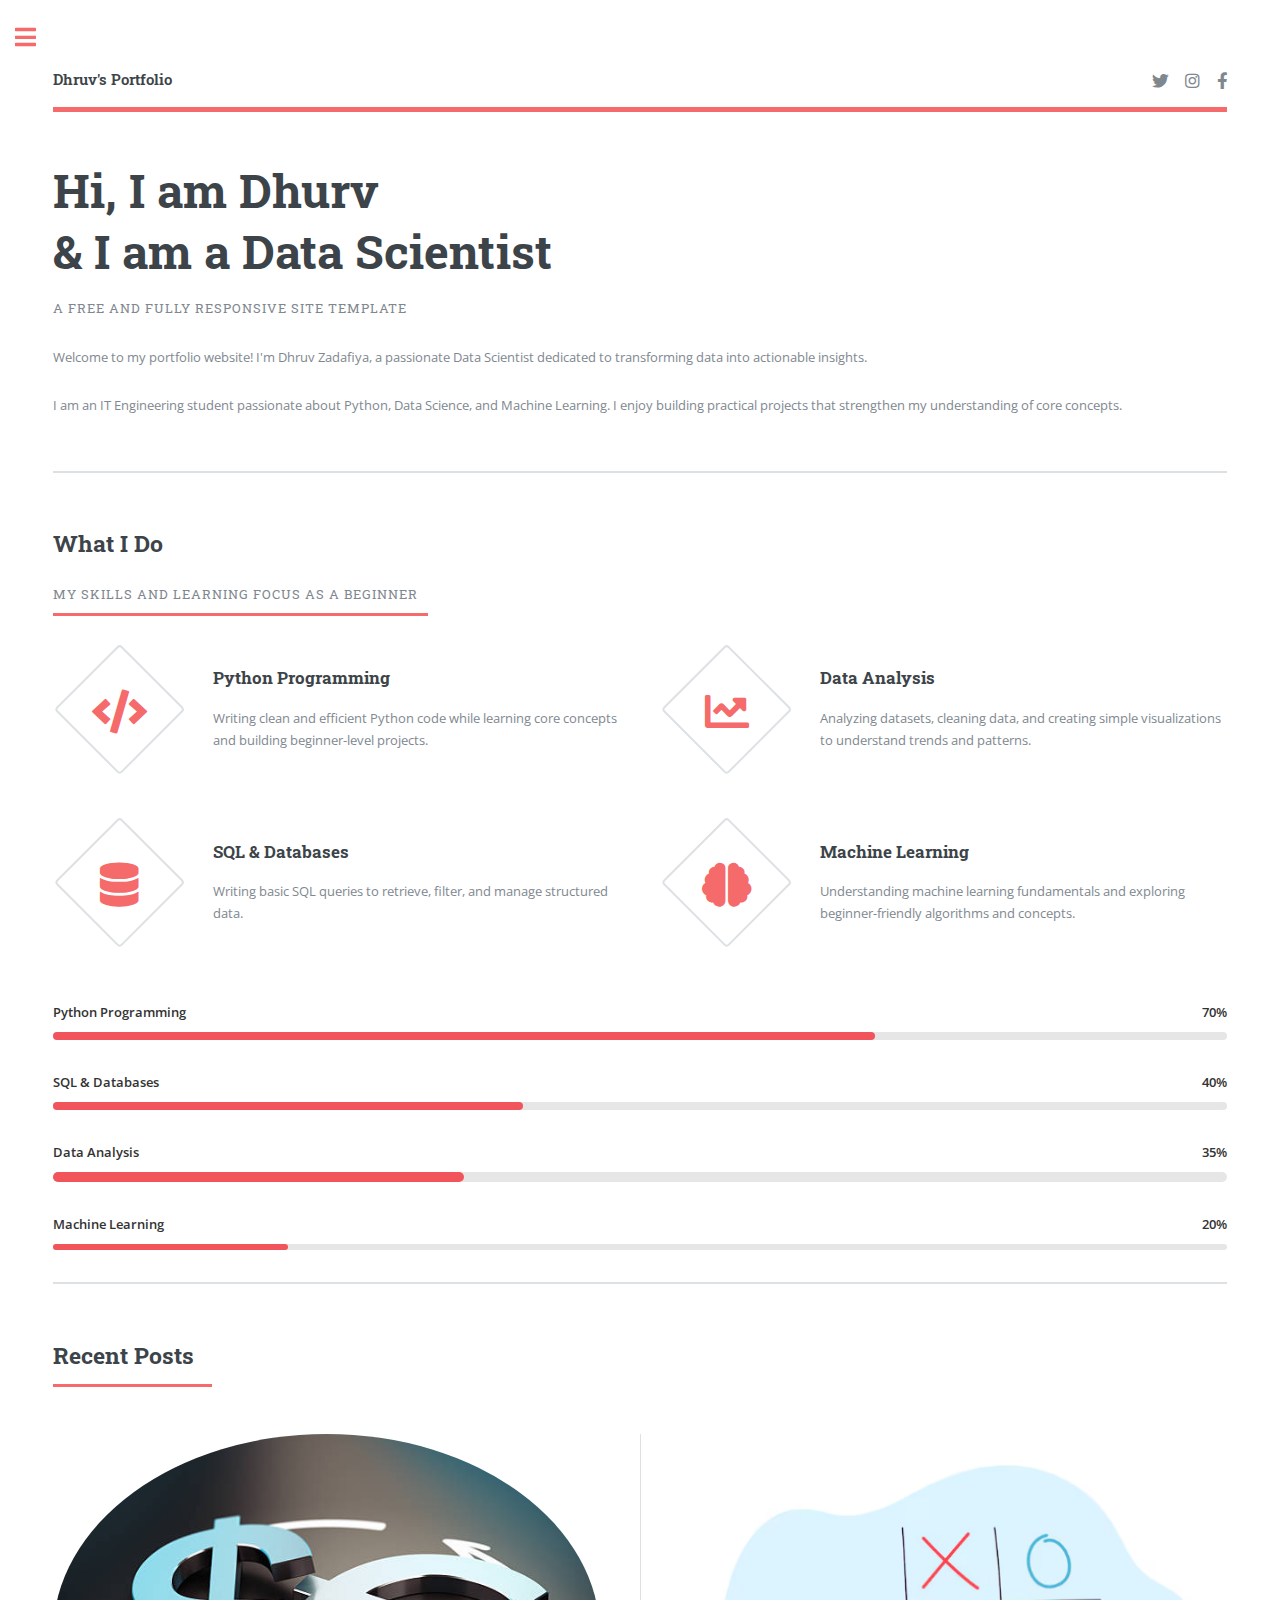
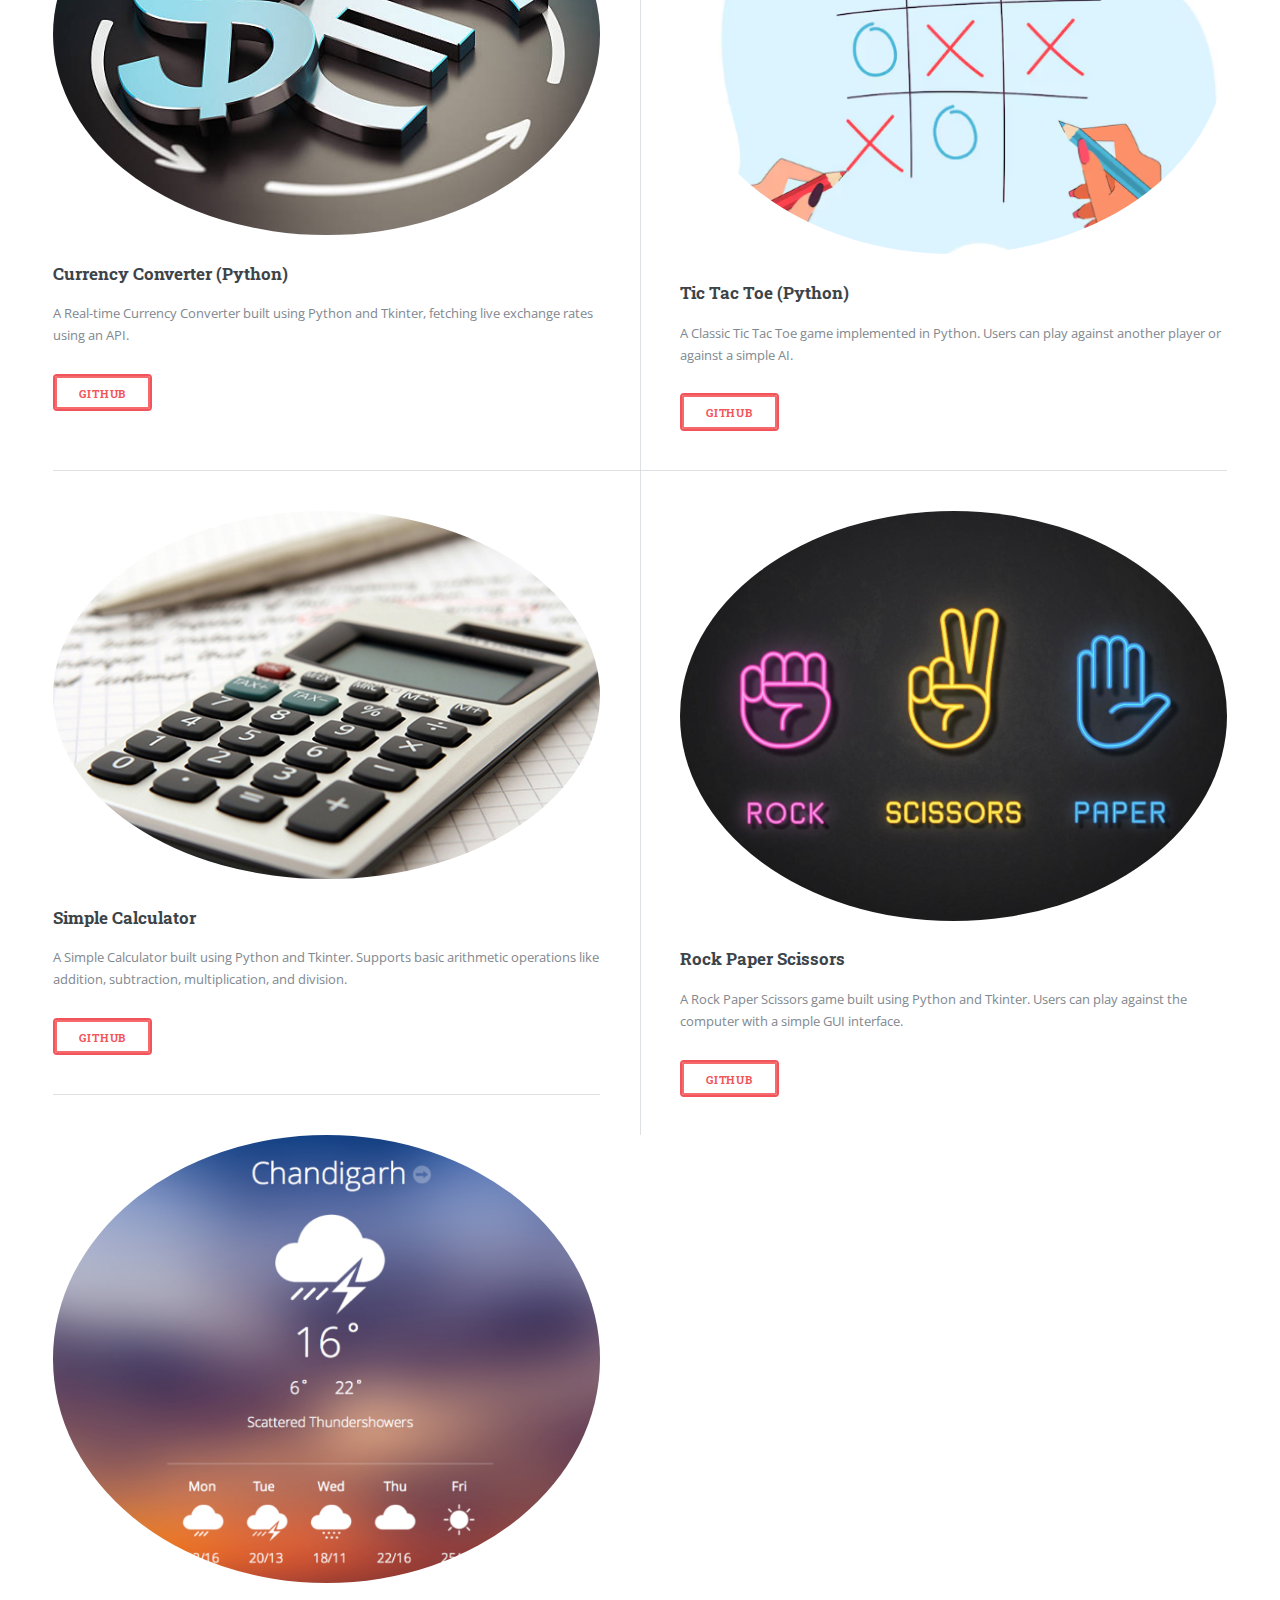
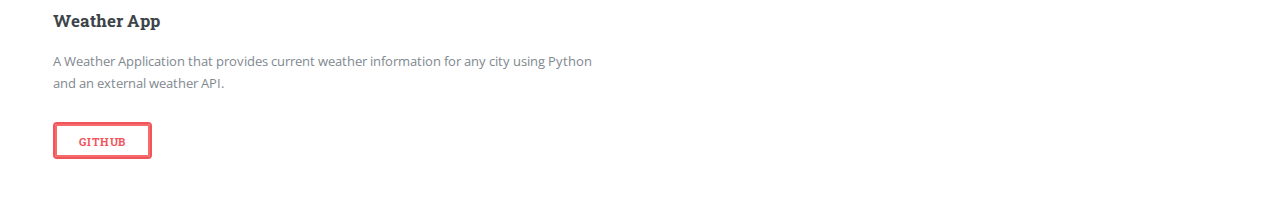
<file: index.html>
<!DOCTYPE HTML>
<html>
<head>
	<title>Dhruv's Portfolio</title>
	<meta charset="utf-8" />
	<link rel="stylesheet" href="assets/css/main.css" />
	<link rel="icon" type="image/png" href="favicon.png">
</head>

<body class="is-preload">

	<div id="wrapper">

		<div id="main">
			<div class="inner">

				<header id="header">
					<a href="index.html" class="logo"><strong>Dhruv's Portfolio</strong> </a>
					<ul class="icons">
						<li><a href="https://x.com/Dhruv_2920?t=mN2xoDTIlsmVwc0OGr8osw&s=09"
								class="icon brands fa-twitter"><span class="label">Twitter</span></a></li>
						<li><a href="https://www.instagram.com/dhruv_zadafiya_5036?igsh=aDc0MGtoejU0NHN0"
								class="icon brands fa-instagram"><span class="label">Instagram</span></a></li>
						<li><a href="https://www.facebook.com/share/16Tem6j2rB/" class="icon brands fa-facebook-f"><span
									class="label">Facebook</span></a></li>
					</ul>
				</header>


				<section id="banner">
					<div class="content">
						<header>
							<h1>Hi, I am Dhurv<br />
								& I am a Data Scientist</h1>
							<p>A free and fully responsive site template</p>
						</header>
						<p>Welcome to my portfolio website! I'm Dhruv Zadafiya, a passionate Data Scientist dedicated to
							transforming data into actionable insights.
						<section class="learn-more">
							<h2 onclick="toggleDetails()" style="cursor:pointer;">

							</h2>

							<p>
								I am an IT Engineering student passionate about Python,
								Data Science, and Machine Learning. I enjoy building practical
								projects that strengthen my understanding of core concepts.
							</p>

							<div id="moreDetails" style="display:none;">
								<p>
									Currently, I am learning data analysis, machine learning fundamentals,
									and improving my skills in Python development and GitHub.
								</p>
								<p>
									I regularly work on mini projects, explore datasets,
									and practice problem-solving to enhance my analytical thinking.
								</p>
								<p>
									Feel free to explore my portfolio to see my projects and skills in action!
								</p>
							</div>
						</section>


					</div>
					
				</section>
				</section>

				<section id="what-i-do">
					<header class="major">
						<h2>What I Do</h2>
						<p class="subtitle">My skills and learning focus as a beginner</p>
					</header>
					<div class="features">
						<article> <span class="icon solid fa-code"></span>
							<div class="content">
								<h3>Python Programming</h3>
								<p> Writing clean and efficient Python code while learning core concepts and building
									beginner-level projects. </p>
							</div>
						</article>


						<article> <span class="icon solid fa-chart-line"></span>
							<div class="content">
								<h3>Data Analysis</h3>
								<p> Analyzing datasets, cleaning data, and creating simple visualizations to understand
									trends and patterns. </p>
							</div>
						</article>

						<article> <span class="icon solid fa-database"></span>
							<div class="content">
								<h3>SQL & Databases</h3>
								<p> Writing basic SQL queries to retrieve, filter, and manage structured data. </p>
							</div>
						</article>

						<article> <span class="icon solid fa-brain"></span>
							<div class="content">
								<h3>  Machine Learning</h3>
								<p> Understanding machine learning fundamentals and exploring beginner-friendly
									algorithms and concepts. </p>
							</div>
						</article>
					</div>
				</section>


				<div style="margin-bottom:32px;">
					<div style="display:flex;justify-content:space-between;
                font-weight:600;color:#333;margin-bottom:8px;">
						<span>Python Programming</span>
						<span>70%</span>
					</div>
					<div style="height:8px;background:#e6e6e6;border-radius:20px;">
						<div style="height:100%;width:70%;
                  background:#f2545b;border-radius:20px;"></div>


					</div>
				</div>


				<div style="margin-bottom:32px;">
					<div style="display:flex;justify-content:space-between;
                font-weight:600;color:#333;margin-bottom:8px;">
						<span>SQL & Databases</span>
						<span>40%</span>
					</div>
					<div style="height:8px;background:#e6e6e6;border-radius:20px;">
						<div style="height:100%;width:40%;
                  background:#f2545b;border-radius:20px;"></div>


					</div>
				</div>



				<div style="margin-bottom:32px;">
					<div style="display:flex;justify-content:space-between;
                font-weight:600;color:#333;margin-bottom:8px;">
						<span>Data Analysis</span>
						<span>35%</span>
					</div>
					<div style="height:10px;background:#e6e6e6;border-radius:20px;">
						<div style="height:100%;width:35%;
                  background:#f2545b;border-radius:20px;"></div>



					</div>
				</div>


				<div style="margin-bottom:32px;">
					<div style="display:flex;justify-content:space-between;
                font-weight:600;color:#333;margin-bottom:8px;">
						<span>Machine Learning</span>
						<span>20%</span>
					</div>
					<div style="height:6px;background:#e6e6e6;border-radius:20px;">
						<div style="height:100%;width:20%;
                  background:#f2545b;border-radius:20px;"></div>
					</div>
				</div>

				</section>




				<section>
					<header class="major">
						<h2>Recent Posts</h2>
					</header>
					<div class="posts">
						<article>
							<a href="#" class="image">
								<img src="Currency Convertor.jpg" alt="Currency Converter Project" />
							</a>
							<h3>Currency Converter (Python)</h3>
							<p>
								A Real-time Currency Converter built using Python and Tkinter,
								fetching live exchange rates using an API.
							</p>
							<ul class="actions" >
								<style>
									
.button {
    background-color: #ffffff;
    color: #f2545b !important;
	font-weight: 700;
    border: 2px solid #f2545b;
    transition: all 0.3s ease-in-out;
}

.button:hover {
    background-color: #f2545b; 
    color: #ffffff !important;
    transform: translateY(-3px);   
    box-shadow: 0 8px 18px rgba(255, 255, 255, 0.4);
}

								</style>
								<li><a href="https://github.com/Dhruv-Zadafiya/Python-Mini-Projects./tree/main/Currency%20Convertor"
										class="button" target="_blank">GitHub</a></li>
							</ul>
						</article>

						<article>
							<a href="#" class="image">
								<img src="ttt.png" alt="Currency Converter Project" />
							</a>
							<h3>Tic Tac Toe (Python)</h3>
							<p>
								A Classic Tic Tac Toe game implemented in Python.
								Users can play against another player or against a simple AI.
							</p>
							<ul class="actions">
								<li><a href="https://github.com/Dhruv-Zadafiya/Python-Mini-Projects./tree/main/Tic-Tac-Toe"
										class="button" target="_blank">GitHub</a></li>
							</ul>
						</article>
						<article>
							<a href="#" class="image">
								<img src="cal.jpg" alt="Currency Converter Project" />
							</a>
							<h3>Simple Calculator</h3>
							<p>
								A Simple Calculator built using Python and Tkinter.
								Supports basic arithmetic operations like addition, subtraction, multiplication, and
								division.
							</p>
							<ul class="actions">
								<li><a href="https://github.com/Dhruv-Zadafiya/Python-Mini-Projects./tree/main/Scientific-Calculator"
										class="button" target="_blank">GitHub</a></li>
							</ul>
						</article>


						<article>
							<a href="#" class="image">
								<img src="Rock Paper Scissor.jpg" alt="Currency Converter Project" />
							</a>
							<h3>Rock Paper Scissors</h3>
							<p>
								A Rock Paper Scissors game built using Python and Tkinter.
								Users can play against the computer with a simple GUI interface.
							</p>
							<ul class="actions">
								<li><a href="https://github.com/Dhruv-Zadafiya/Python-Mini-Projects./tree/main/Rock_Paper_Scissors"
										class="button" target="_blank">GitHub</a></li>
							</ul>
						</article>

						<article>
							<a href="#" class="image">
								<img src="weather.png" alt="Currency Converter Project" />
							</a>
							<h3>Weather App</h3>
							<p>
								A Weather Application that provides current weather information
								for any city using Python and an external weather API.

							</p>
							<ul class="actions">
								<li><a href="https://github.com/Dhruv-Zadafiya/Weather-information/tree/main/weather%20app"
										class="button" target="_blank">GitHub</a></li>
							</ul>
						</article>

					</div>
				</section>

			</div>
		</div>

		<div id="sidebar">
			<div class="inner">

				<section id="search" class="alt">
					<form method="post" action="#">
						<input type="text" name="query" id="query" placeholder="Search" />
					</form>
				</section>

				<nav id="menu">
					<header class="major">
						<h2>Menu</h2>
					</header>
					<ul>
						<li><a href="aboutme.html">About me</a></li>
						<li><a href="Dhrhuv's Resume.pdf">Resume</a></li>
						<li><a href="projects.html">Projects</a></li>

						<li><a href="contact.html">Contact</a></li>
						<li>
							<span class="opener">Blogs</span>
							<ul>
								<li><a href="teachnicalblog.html">Technical</a></li>
								<li><a href="">Non-Technical</a></li>
							</ul>

						</li>

				</nav>

				<section id="contact">
					<header class="major">
						<h2>Get in Touch</h2>
						<p>Feel free to reach out for internships, projects, or collaborations.</p>
					</header>

					<div class="contact-container">

						<div class="contact-info">
    <p>
        <i class="fas fa-envelope"></i>
        <a href="mailto:zadafiyadhruv@gmail.com">zadafiyadhruv@gmail.com</a>
    </p>

   <p>
        <i class="fab fa-whatsapp"></i>
        <a href="tel:+917016235036">+91 70162 35036</a>
    </p>
<p>
    <i class="fas fa-map-marker "></i>
    <a href="https://www.google.com/maps/place/Surat,+Gujarat,+India"
       target="_blank">
        Surat, Gujarat, India
    </a>
</p>

    <p>
        <i class="fab fa-github"></i>
        <a href="https://github.com/Dhruv-Zadafiya" target="_blank">
            github.com/Dhruv-Zadafiya
        </a>
    </p>

    <p>
        <i class="fab fa-linkedin"></i>
        <a href="https://www.linkedin.com/in/dhruv-zadafiya/" target="_blank">
            linkedin.com/in/dhruv-zadafiya
        </a>
    </p>
</div>
				</section>
			</div>
			
		</div>

		<script src="assets/js/jquery.min.js"></script>
		<script src="assets/js/browser.min.js"></script>
		<script src="assets/js/breakpoints.min.js"></script>
		<script src="assets/js/util.js"></script>
		<script src="assets/js/main.js"></script>

</body>

</html>
</file>
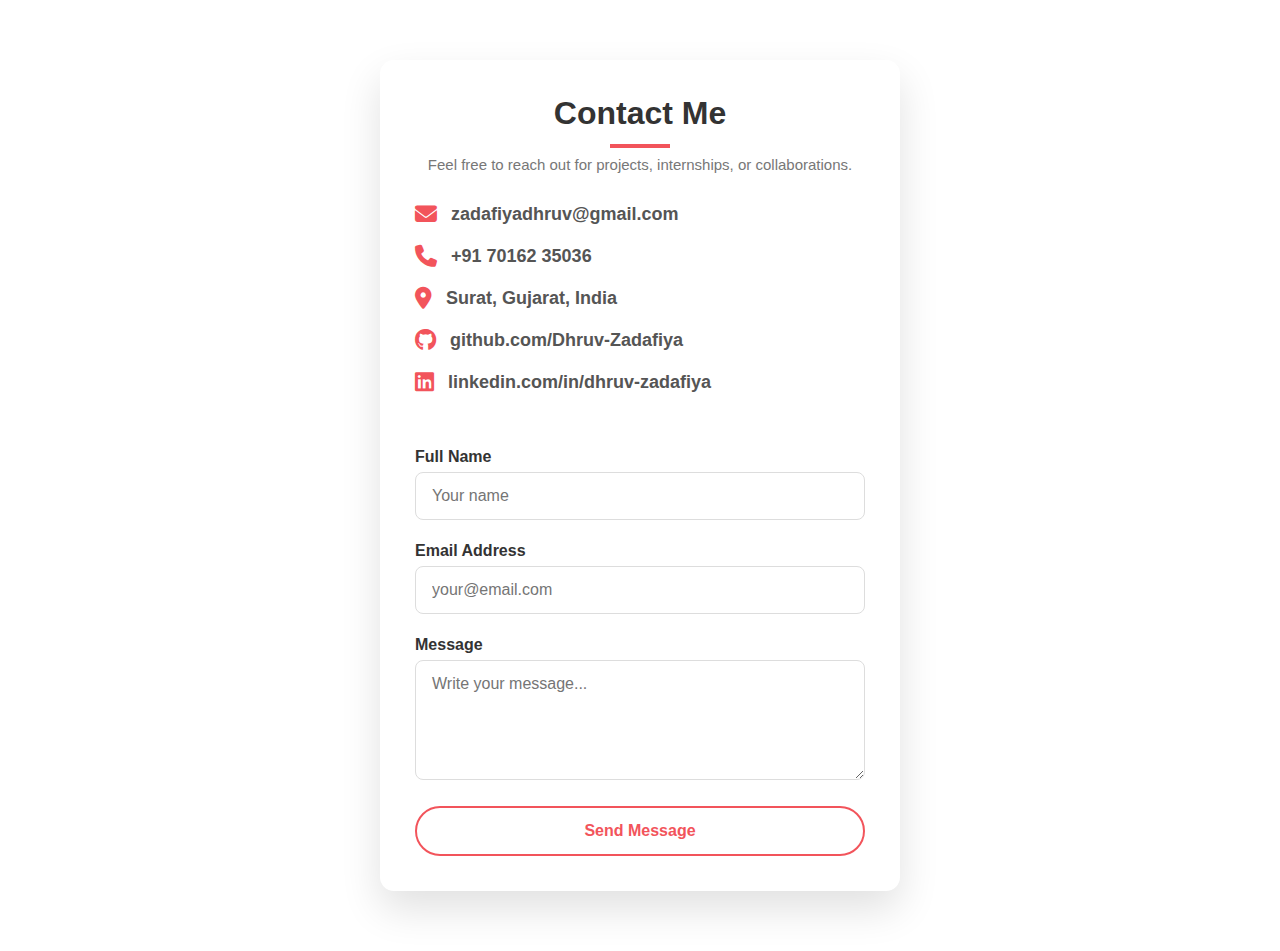
<file: contact.html>
<!DOCTYPE html>
<html lang="en">
<head>
    <meta charset="UTF-8">
    <meta name="viewport" content="width=device-width, initial-scale=1.0">
    <title>Contact Me</title>
    <link rel="stylesheet" href="style.css">
    <link rel="stylesheet" href="https://cdnjs.cloudflare.com/ajax/libs/font-awesome/6.5.0/css/all.min.css">
        <link rel="icon" href="user.png" type="image/x-icon">

</head>
<body>

<section class="contact">
    <div class="contact-box">
        <h2>Contact Me</h2>
        <p class="subtitle">
            Feel free to reach out for projects, internships, or collaborations.
        </p>

        <div class="contact-info">

            <div class="contact-item">
                <i class="fas fa-envelope"></i>
                <a href="mailto:zadafiyadhruv@gmail.com">zadafiyadhruv@gmail.com</a>
            </div>

            <div class="contact-item">
                <i class="fas fa-phone"></i>
                <a href="tel:+917016235036">+91 70162 35036</a>
            </div>

           <div class="contact-item">
    <i class="fas fa-location-dot"></i>
    <a href="https://www.google.com/maps/place/Surat,+Gujarat,+India"
       target="_blank"
       rel="noopener noreferrer">
        Surat, Gujarat, India
    </a>
</div>


            <div class="contact-item">
                <i class="fab fa-github"></i>
                <a href="https://github.com/Dhruv-Zadafiya" target="_blank">
                    github.com/Dhruv-Zadafiya
                </a>
            </div>

            <div class="contact-item">
                <i class="fab fa-linkedin"></i>
                <a href="https://www.linkedin.com/in/dhruv-zadafiya/" target="_blank">
                    linkedin.com/in/dhruv-zadafiya
                </a>
            </div>

            <form class="contact-form">
    <div class="form-group">
        <label for="name">Full Name</label>
        <input type="text" id="name" placeholder="Your name" required>
    </div>

    <div class="form-group">
        <label for="email">Email Address</label>
        <input type="email" id="email" placeholder="your@email.com" required>
    </div>

    <div class="form-group">
        <label for="message">Message</label>
        <textarea id="message" rows="5" placeholder="Write your message..." required></textarea>
    </div>

    <button type="submit" class="submit-btn">Send Message</button>
</form>


        </div>
    </div>
</section>

</body>
</html>
</file>
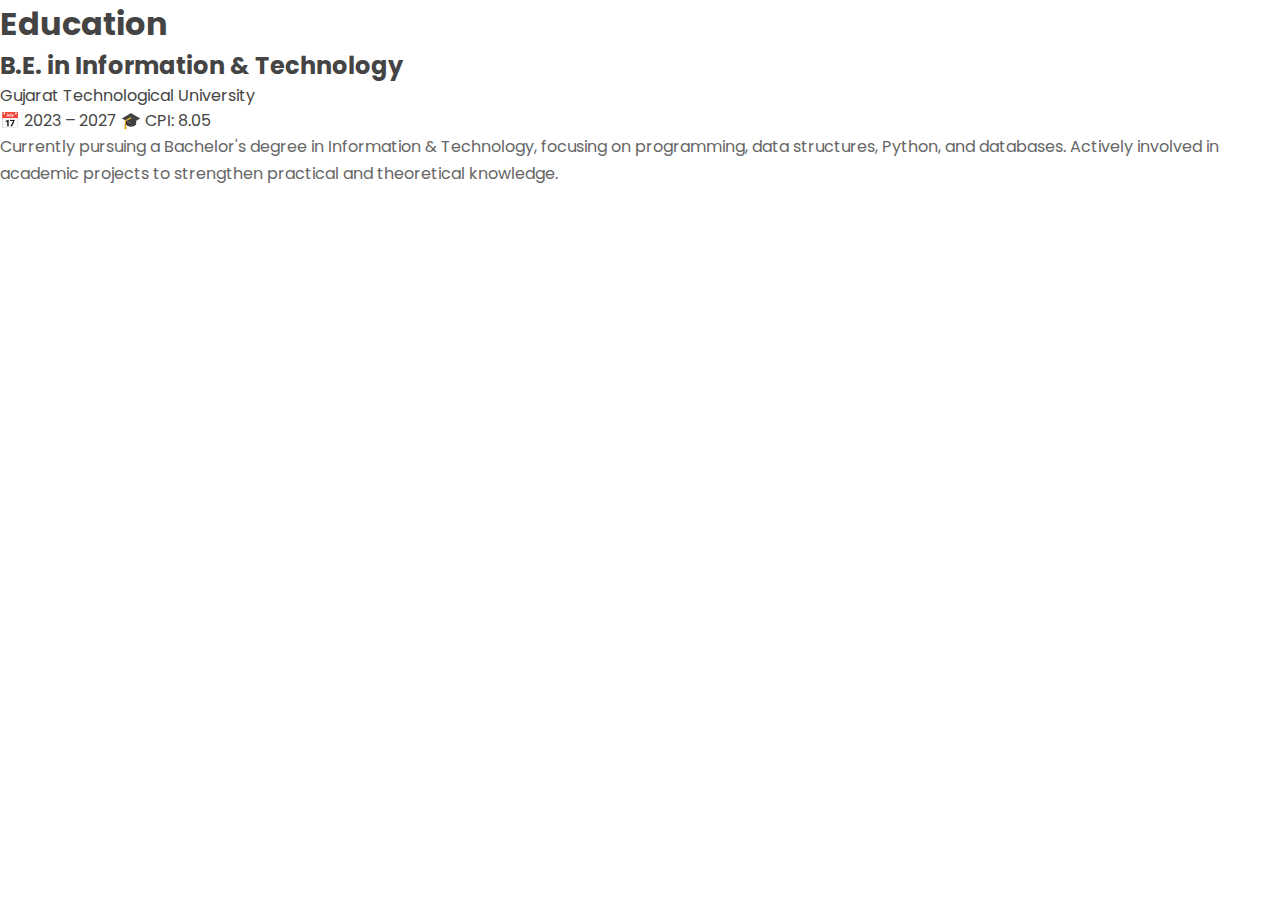
<file: education.html>
<!DOCTYPE html>
<html lang="en">
<head>
    <meta charset="UTF-8">
    <meta name="viewport" content="width=device-width, initial-scale=1.0">
    <title>Education</title>
    <link rel="stylesheet" href="edu.css">
</head>
<body>

<section class="education-section">
    <h1>Education</h1>

    <div class="education-card">
        <h2>B.E. in Information & Technology</h2>
        <p class="institution">Gujarat Technological University</p>

        <div class="edu-details">
            <span>📅 2023 – 2027</span>
            <span>🎓 CPI: 8.05</span>
        </div>

        <p class="description">
            Currently pursuing a Bachelor's degree in Information & Technology,
            focusing on programming, data structures, Python, and databases.
            Actively involved in academic projects to strengthen practical and
            theoretical knowledge.
        </p>
    </div>
</section>

</body>
</html>
</file>
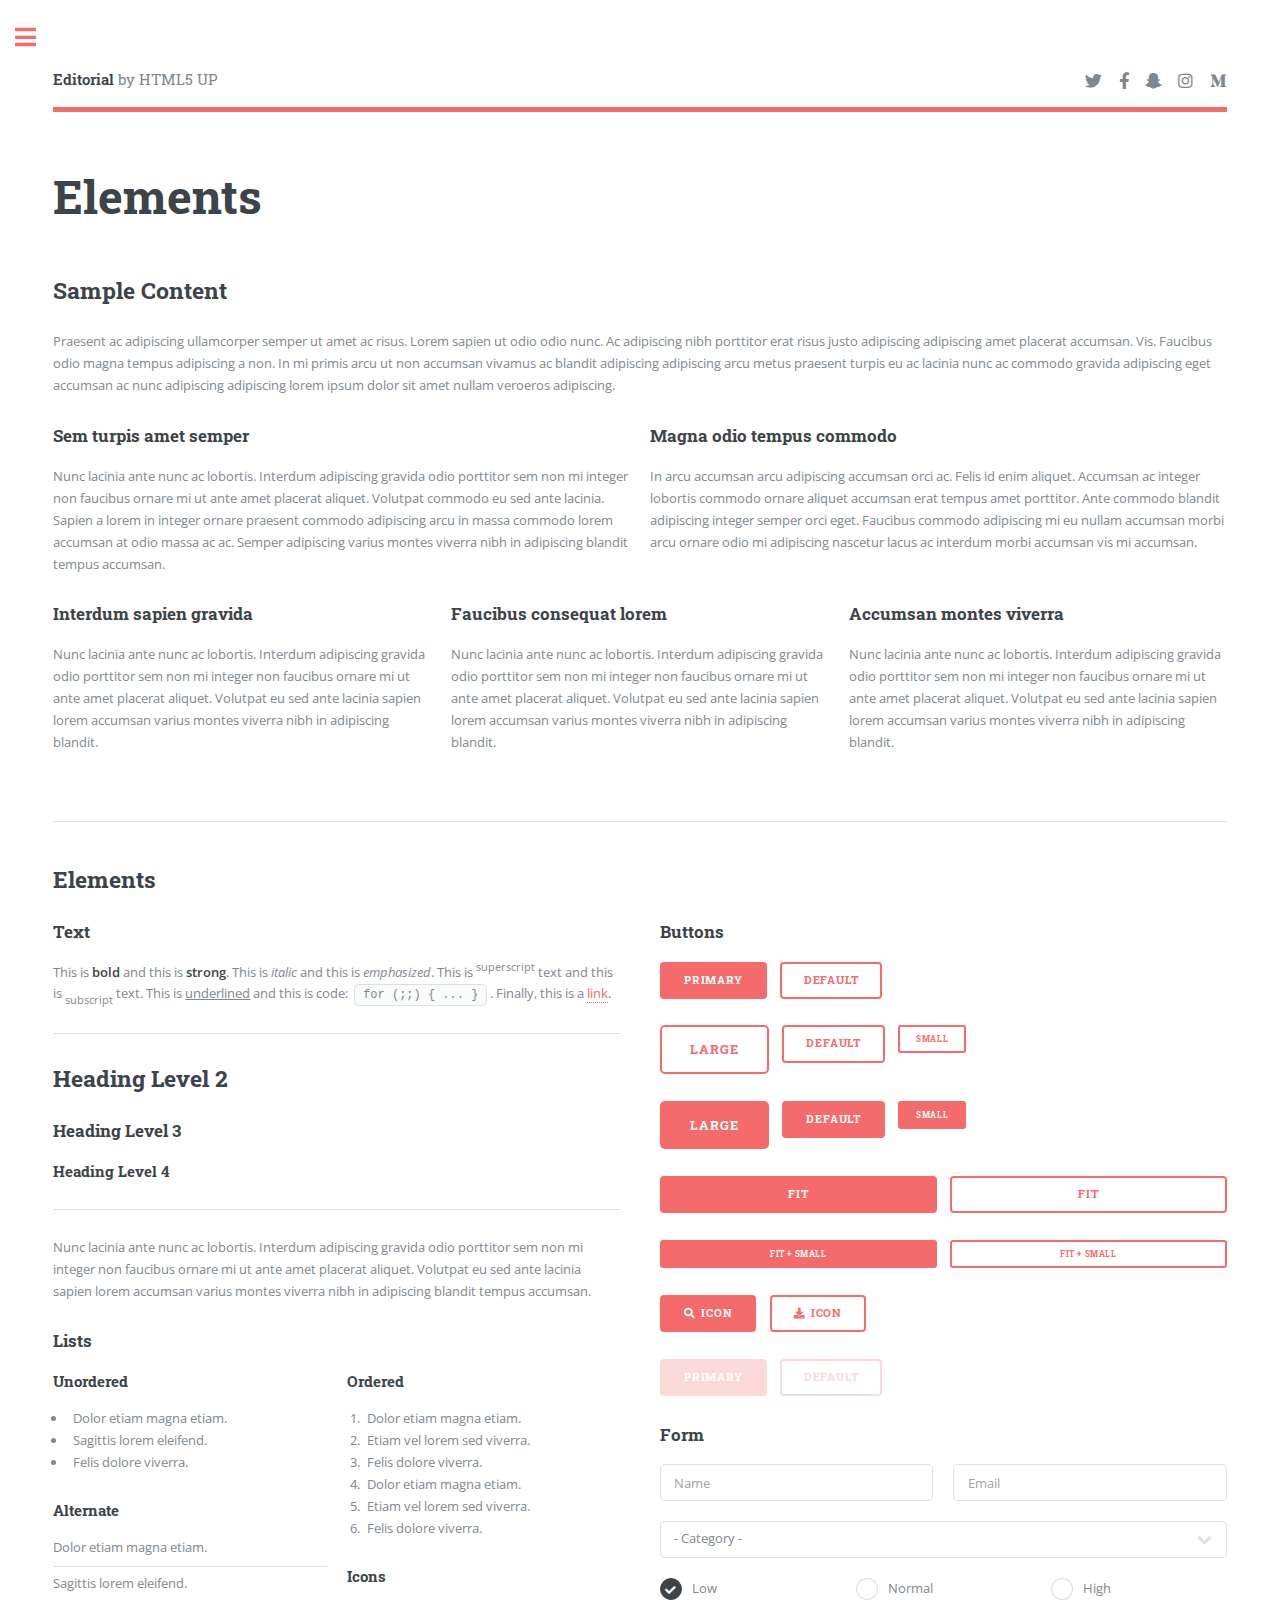
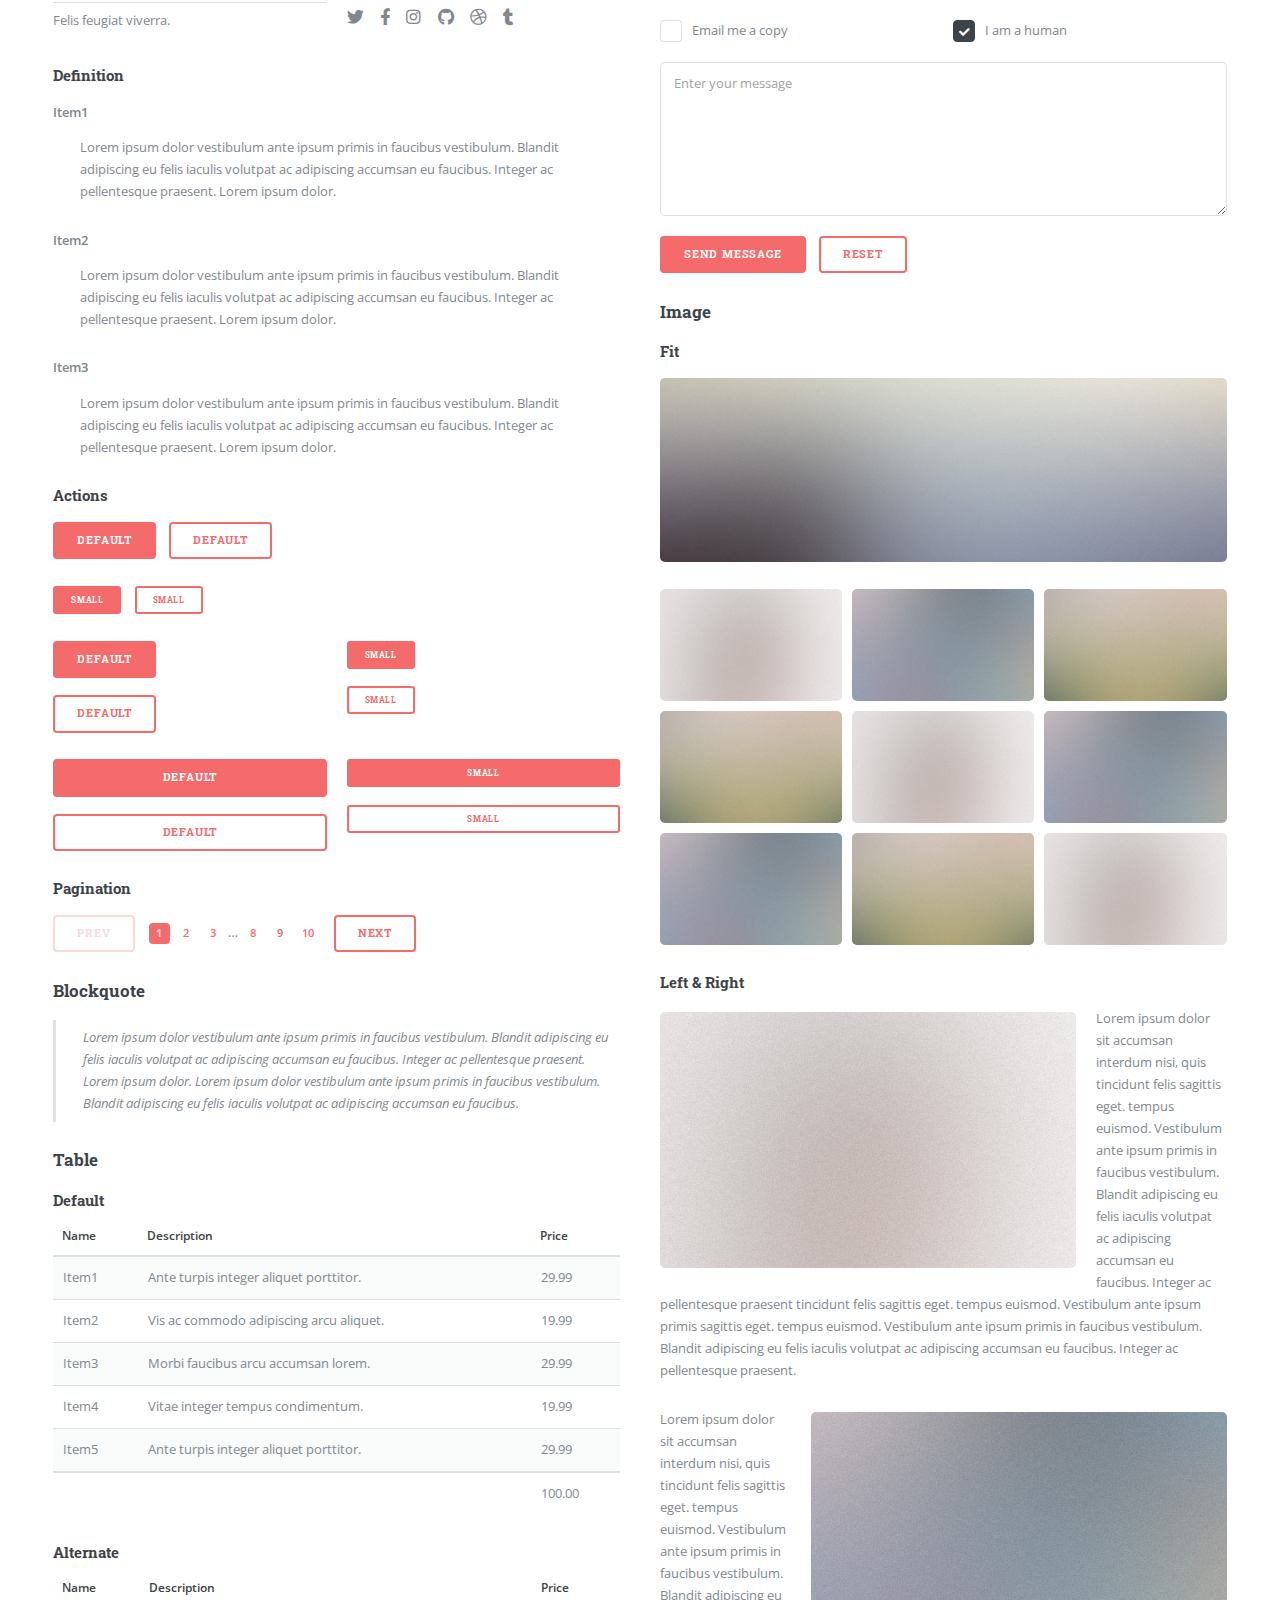
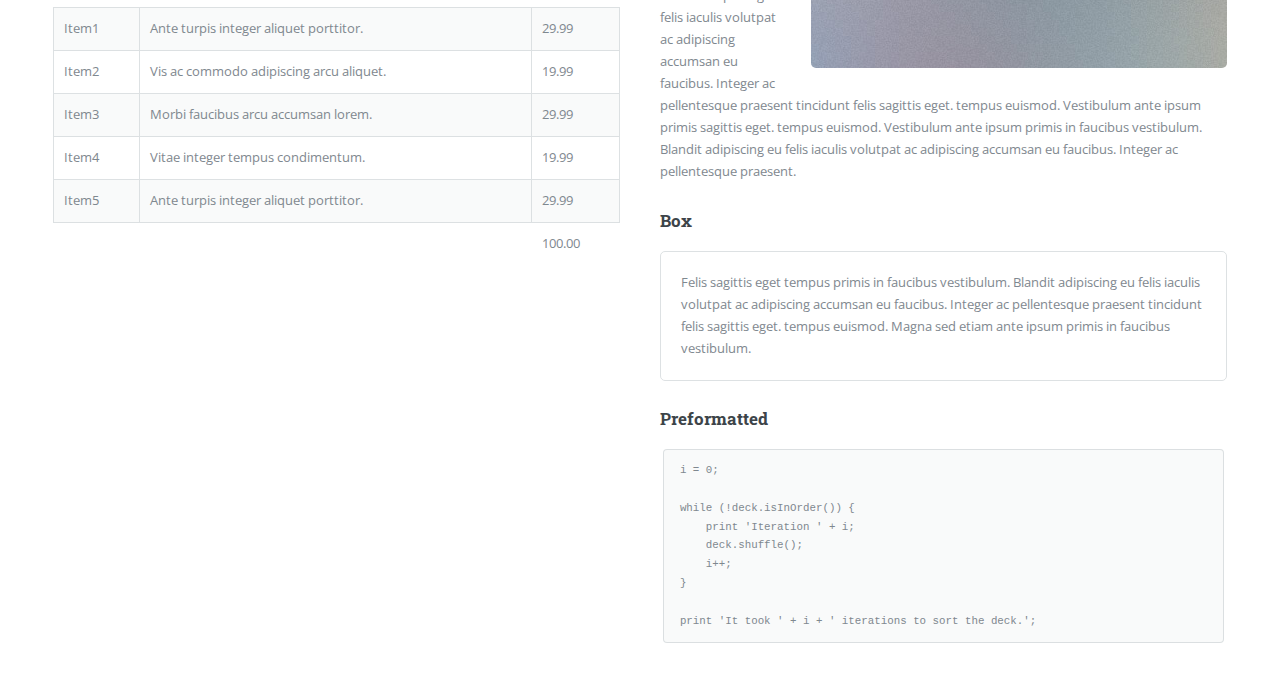
<file: elements.html>
<!DOCTYPE HTML>
<!--
	Editorial by HTML5 UP
	html5up.net | @ajlkn
	Free for personal and commercial use under the CCA 3.0 license (html5up.net/license)
-->
<html>
	<head>
		<title>Elements - Editorial by HTML5 UP</title>
		<meta charset="utf-8" />
		<meta name="viewport" content="width=device-width, initial-scale=1, user-scalable=no" />
		<link rel="stylesheet" href="assets/css/main.css" />
	</head>
	<body class="is-preload">

		<!-- Wrapper -->
			<div id="wrapper">

				<!-- Main -->
					<div id="main">
						<div class="inner">

							<!-- Header -->
								<header id="header">
									<a href="index.html" class="logo"><strong>Editorial</strong> by HTML5 UP</a>
									<ul class="icons">
										<li><a href="#" class="icon brands fa-twitter"><span class="label">Twitter</span></a></li>
										<li><a href="#" class="icon brands fa-facebook-f"><span class="label">Facebook</span></a></li>
										<li><a href="#" class="icon brands fa-snapchat-ghost"><span class="label">Snapchat</span></a></li>
										<li><a href="#" class="icon brands fa-instagram"><span class="label">Instagram</span></a></li>
										<li><a href="#" class="icon brands fa-medium-m"><span class="label">Medium</span></a></li>
									</ul>
								</header>

							<!-- Content -->
								<section>
									<header class="main">
										<h1>Elements</h1>
									</header>

									<!-- Content -->
										<h2 id="content">Sample Content</h2>
										<p>Praesent ac adipiscing ullamcorper semper ut amet ac risus. Lorem sapien ut odio odio nunc. Ac adipiscing nibh porttitor erat risus justo adipiscing adipiscing amet placerat accumsan. Vis. Faucibus odio magna tempus adipiscing a non. In mi primis arcu ut non accumsan vivamus ac blandit adipiscing adipiscing arcu metus praesent turpis eu ac lacinia nunc ac commodo gravida adipiscing eget accumsan ac nunc adipiscing adipiscing lorem ipsum dolor sit amet nullam veroeros adipiscing.</p>
										<div class="row">
											<div class="col-6 col-12-small">
												<h3>Sem turpis amet semper</h3>
												<p>Nunc lacinia ante nunc ac lobortis. Interdum adipiscing gravida odio porttitor sem non mi integer non faucibus ornare mi ut ante amet placerat aliquet. Volutpat commodo eu sed ante lacinia. Sapien a lorem in integer ornare praesent commodo adipiscing arcu in massa commodo lorem accumsan at odio massa ac ac. Semper adipiscing varius montes viverra nibh in adipiscing blandit tempus accumsan.</p>
											</div>
											<div class="col-6 col-12-small">
												<h3>Magna odio tempus commodo</h3>
												<p>In arcu accumsan arcu adipiscing accumsan orci ac. Felis id enim aliquet. Accumsan ac integer lobortis commodo ornare aliquet accumsan erat tempus amet porttitor. Ante commodo blandit adipiscing integer semper orci eget. Faucibus commodo adipiscing mi eu nullam accumsan morbi arcu ornare odio mi adipiscing nascetur lacus ac interdum morbi accumsan vis mi accumsan.</p>
											</div>
											<!-- Break -->
											<div class="col-4 col-12-medium">
												<h3>Interdum sapien gravida</h3>
												<p>Nunc lacinia ante nunc ac lobortis. Interdum adipiscing gravida odio porttitor sem non mi integer non faucibus ornare mi ut ante amet placerat aliquet. Volutpat eu sed ante lacinia sapien lorem accumsan varius montes viverra nibh in adipiscing blandit.</p>
											</div>
											<div class="col-4 col-12-medium">
												<h3>Faucibus consequat lorem</h3>
												<p>Nunc lacinia ante nunc ac lobortis. Interdum adipiscing gravida odio porttitor sem non mi integer non faucibus ornare mi ut ante amet placerat aliquet. Volutpat eu sed ante lacinia sapien lorem accumsan varius montes viverra nibh in adipiscing blandit.</p>
											</div>
											<div class="col-4 col-12-medium">
												<h3>Accumsan montes viverra</h3>
												<p>Nunc lacinia ante nunc ac lobortis. Interdum adipiscing gravida odio porttitor sem non mi integer non faucibus ornare mi ut ante amet placerat aliquet. Volutpat eu sed ante lacinia sapien lorem accumsan varius montes viverra nibh in adipiscing blandit.</p>
											</div>
										</div>

									<hr class="major" />

									<!-- Elements -->
										<h2 id="elements">Elements</h2>
										<div class="row gtr-200">
											<div class="col-6 col-12-medium">

												<!-- Text stuff -->
													<h3>Text</h3>
													<p>This is <b>bold</b> and this is <strong>strong</strong>. This is <i>italic</i> and this is <em>emphasized</em>.
													This is <sup>superscript</sup> text and this is <sub>subscript</sub> text.
													This is <u>underlined</u> and this is code: <code>for (;;) { ... }</code>.
													Finally, this is a <a href="#">link</a>.</p>
													<hr />
													<h2>Heading Level 2</h2>
													<h3>Heading Level 3</h3>
													<h4>Heading Level 4</h4>
													<hr />
													<p>Nunc lacinia ante nunc ac lobortis. Interdum adipiscing gravida odio porttitor sem non mi integer non faucibus ornare mi ut ante amet placerat aliquet. Volutpat eu sed ante lacinia sapien lorem accumsan varius montes viverra nibh in adipiscing blandit tempus accumsan.</p>

												<!-- Lists -->
													<h3>Lists</h3>
													<div class="row">
														<div class="col-6 col-12-small">

															<h4>Unordered</h4>
															<ul>
																<li>Dolor etiam magna etiam.</li>
																<li>Sagittis lorem eleifend.</li>
																<li>Felis dolore viverra.</li>
															</ul>

															<h4>Alternate</h4>
															<ul class="alt">
																<li>Dolor etiam magna etiam.</li>
																<li>Sagittis lorem eleifend.</li>
																<li>Felis feugiat viverra.</li>
															</ul>

														</div>
														<div class="col-6 col-12-small">

															<h4>Ordered</h4>
															<ol>
																<li>Dolor etiam magna etiam.</li>
																<li>Etiam vel lorem sed viverra.</li>
																<li>Felis dolore viverra.</li>
																<li>Dolor etiam magna etiam.</li>
																<li>Etiam vel lorem sed viverra.</li>
																<li>Felis dolore viverra.</li>
															</ol>

															<h4>Icons</h4>
															<ul class="icons">
																<li><a href="#" class="icon brands fa-twitter"><span class="label">Twitter</span></a></li>
																<li><a href="#" class="icon brands fa-facebook-f"><span class="label">Facebook</span></a></li>
																<li><a href="#" class="icon brands fa-instagram"><span class="label">Instagram</span></a></li>
																<li><a href="#" class="icon brands fa-github"><span class="label">Github</span></a></li>
																<li><a href="#" class="icon brands fa-dribbble"><span class="label">Dribbble</span></a></li>
																<li><a href="#" class="icon brands fa-tumblr"><span class="label">Tumblr</span></a></li>
															</ul>

														</div>
													</div>
													<h4>Definition</h4>
													<dl>
														<dt>Item1</dt>
														<dd>
															<p>Lorem ipsum dolor vestibulum ante ipsum primis in faucibus vestibulum. Blandit adipiscing eu felis iaculis volutpat ac adipiscing accumsan eu faucibus. Integer ac pellentesque praesent. Lorem ipsum dolor.</p>
														</dd>
														<dt>Item2</dt>
														<dd>
															<p>Lorem ipsum dolor vestibulum ante ipsum primis in faucibus vestibulum. Blandit adipiscing eu felis iaculis volutpat ac adipiscing accumsan eu faucibus. Integer ac pellentesque praesent. Lorem ipsum dolor.</p>
														</dd>
														<dt>Item3</dt>
														<dd>
															<p>Lorem ipsum dolor vestibulum ante ipsum primis in faucibus vestibulum. Blandit adipiscing eu felis iaculis volutpat ac adipiscing accumsan eu faucibus. Integer ac pellentesque praesent. Lorem ipsum dolor.</p>
														</dd>
													</dl>

													<h4>Actions</h4>
													<ul class="actions">
														<li><a href="#" class="button primary">Default</a></li>
														<li><a href="#" class="button">Default</a></li>
													</ul>
													<ul class="actions small">
														<li><a href="#" class="button primary small">Small</a></li>
														<li><a href="#" class="button small">Small</a></li>
													</ul>
													<div class="row">
														<div class="col-6 col-12-small">
															<ul class="actions stacked">
																<li><a href="#" class="button primary">Default</a></li>
																<li><a href="#" class="button">Default</a></li>
															</ul>
														</div>
														<div class="col-6 col-12-small">
															<ul class="actions stacked">
																<li><a href="#" class="button primary small">Small</a></li>
																<li><a href="#" class="button small">Small</a></li>
															</ul>
														</div>
														<div class="col-6 col-12-small">
															<ul class="actions stacked">
																<li><a href="#" class="button primary fit">Default</a></li>
																<li><a href="#" class="button fit">Default</a></li>
															</ul>
														</div>
														<div class="col-6 col-12-small">
															<ul class="actions stacked">
																<li><a href="#" class="button primary small fit">Small</a></li>
																<li><a href="#" class="button small fit">Small</a></li>
															</ul>
														</div>
													</div>

													<h4>Pagination</h4>
													<ul class="pagination">
														<li><span class="button disabled">Prev</span></li>
														<li><a href="#" class="page active">1</a></li>
														<li><a href="#" class="page">2</a></li>
														<li><a href="#" class="page">3</a></li>
														<li><span>&hellip;</span></li>
														<li><a href="#" class="page">8</a></li>
														<li><a href="#" class="page">9</a></li>
														<li><a href="#" class="page">10</a></li>
														<li><a href="#" class="button">Next</a></li>
													</ul>

												<!-- Blockquote -->
													<h3>Blockquote</h3>
													<blockquote>Lorem ipsum dolor vestibulum ante ipsum primis in faucibus vestibulum. Blandit adipiscing eu felis iaculis volutpat ac adipiscing accumsan eu faucibus. Integer ac pellentesque praesent. Lorem ipsum dolor. Lorem ipsum dolor vestibulum ante ipsum primis in faucibus vestibulum. Blandit adipiscing eu felis iaculis volutpat ac adipiscing accumsan eu faucibus.</blockquote>

												<!-- Table -->
													<h3>Table</h3>

													<h4>Default</h4>
													<div class="table-wrapper">
														<table>
															<thead>
																<tr>
																	<th>Name</th>
																	<th>Description</th>
																	<th>Price</th>
																</tr>
															</thead>
															<tbody>
																<tr>
																	<td>Item1</td>
																	<td>Ante turpis integer aliquet porttitor.</td>
																	<td>29.99</td>
																</tr>
																<tr>
																	<td>Item2</td>
																	<td>Vis ac commodo adipiscing arcu aliquet.</td>
																	<td>19.99</td>
																</tr>
																<tr>
																	<td>Item3</td>
																	<td> Morbi faucibus arcu accumsan lorem.</td>
																	<td>29.99</td>
																</tr>
																<tr>
																	<td>Item4</td>
																	<td>Vitae integer tempus condimentum.</td>
																	<td>19.99</td>
																</tr>
																<tr>
																	<td>Item5</td>
																	<td>Ante turpis integer aliquet porttitor.</td>
																	<td>29.99</td>
																</tr>
															</tbody>
															<tfoot>
																<tr>
																	<td colspan="2"></td>
																	<td>100.00</td>
																</tr>
															</tfoot>
														</table>
													</div>

													<h4>Alternate</h4>
													<div class="table-wrapper">
														<table class="alt">
															<thead>
																<tr>
																	<th>Name</th>
																	<th>Description</th>
																	<th>Price</th>
																</tr>
															</thead>
															<tbody>
																<tr>
																	<td>Item1</td>
																	<td>Ante turpis integer aliquet porttitor.</td>
																	<td>29.99</td>
																</tr>
																<tr>
																	<td>Item2</td>
																	<td>Vis ac commodo adipiscing arcu aliquet.</td>
																	<td>19.99</td>
																</tr>
																<tr>
																	<td>Item3</td>
																	<td> Morbi faucibus arcu accumsan lorem.</td>
																	<td>29.99</td>
																</tr>
																<tr>
																	<td>Item4</td>
																	<td>Vitae integer tempus condimentum.</td>
																	<td>19.99</td>
																</tr>
																<tr>
																	<td>Item5</td>
																	<td>Ante turpis integer aliquet porttitor.</td>
																	<td>29.99</td>
																</tr>
															</tbody>
															<tfoot>
																<tr>
																	<td colspan="2"></td>
																	<td>100.00</td>
																</tr>
															</tfoot>
														</table>
													</div>

											</div>
											<div class="col-6 col-12-medium">

												<!-- Buttons -->
													<h3>Buttons</h3>
													<ul class="actions">
														<li><a href="#" class="button primary">Primary</a></li>
														<li><a href="#" class="button">Default</a></li>
													</ul>
													<ul class="actions">
														<li><a href="#" class="button large">Large</a></li>
														<li><a href="#" class="button">Default</a></li>
														<li><a href="#" class="button small">Small</a></li>
													</ul>
													<ul class="actions">
														<li><a href="#" class="button primary large">Large</a></li>
														<li><a href="#" class="button primary">Default</a></li>
														<li><a href="#" class="button primary small">Small</a></li>
													</ul>
													<ul class="actions fit">
														<li><a href="#" class="button primary fit">Fit</a></li>
														<li><a href="#" class="button fit">Fit</a></li>
													</ul>
													<ul class="actions fit small">
														<li><a href="#" class="button primary fit small">Fit + Small</a></li>
														<li><a href="#" class="button fit small">Fit + Small</a></li>
													</ul>
													<ul class="actions">
														<li><a href="#" class="button primary icon solid fa-search">Icon</a></li>
														<li><a href="#" class="button icon solid fa-download">Icon</a></li>
													</ul>
													<ul class="actions">
														<li><span class="button primary disabled">Primary</span></li>
														<li><span class="button disabled">Default</span></li>
													</ul>

												<!-- Form -->
													<h3>Form</h3>

													<form method="post" action="#">
														<div class="row gtr-uniform">
															<div class="col-6 col-12-xsmall">
																<input type="text" name="demo-name" id="demo-name" value="" placeholder="Name" />
															</div>
															<div class="col-6 col-12-xsmall">
																<input type="email" name="demo-email" id="demo-email" value="" placeholder="Email" />
															</div>
															<!-- Break -->
															<div class="col-12">
																<select name="demo-category" id="demo-category">
																	<option value="">- Category -</option>
																	<option value="1">Manufacturing</option>
																	<option value="1">Shipping</option>
																	<option value="1">Administration</option>
																	<option value="1">Human Resources</option>
																</select>
															</div>
															<!-- Break -->
															<div class="col-4 col-12-small">
																<input type="radio" id="demo-priority-low" name="demo-priority" checked>
																<label for="demo-priority-low">Low</label>
															</div>
															<div class="col-4 col-12-small">
																<input type="radio" id="demo-priority-normal" name="demo-priority">
																<label for="demo-priority-normal">Normal</label>
															</div>
															<div class="col-4 col-12-small">
																<input type="radio" id="demo-priority-high" name="demo-priority">
																<label for="demo-priority-high">High</label>
															</div>
															<!-- Break -->
															<div class="col-6 col-12-small">
																<input type="checkbox" id="demo-copy" name="demo-copy">
																<label for="demo-copy">Email me a copy</label>
															</div>
															<div class="col-6 col-12-small">
																<input type="checkbox" id="demo-human" name="demo-human" checked>
																<label for="demo-human">I am a human</label>
															</div>
															<!-- Break -->
															<div class="col-12">
																<textarea name="demo-message" id="demo-message" placeholder="Enter your message" rows="6"></textarea>
															</div>
															<!-- Break -->
															<div class="col-12">
																<ul class="actions">
																	<li><input type="submit" value="Send Message" class="primary" /></li>
																	<li><input type="reset" value="Reset" /></li>
																</ul>
															</div>
														</div>
													</form>

												<!-- Image -->
													<h3>Image</h3>

													<h4>Fit</h4>
													<span class="image fit"><img src="images/pic11.jpg" alt="" /></span>
													<div class="box alt">
														<div class="row gtr-50 gtr-uniform">
															<div class="col-4"><span class="image fit"><img src="images/pic01.jpg" alt="" /></span></div>
															<div class="col-4"><span class="image fit"><img src="images/pic02.jpg" alt="" /></span></div>
															<div class="col-4"><span class="image fit"><img src="images/pic03.jpg" alt="" /></span></div>
															<!-- Break -->
															<div class="col-4"><span class="image fit"><img src="images/pic03.jpg" alt="" /></span></div>
															<div class="col-4"><span class="image fit"><img src="images/pic01.jpg" alt="" /></span></div>
															<div class="col-4"><span class="image fit"><img src="images/pic02.jpg" alt="" /></span></div>
															<!-- Break -->
															<div class="col-4"><span class="image fit"><img src="images/pic02.jpg" alt="" /></span></div>
															<div class="col-4"><span class="image fit"><img src="images/pic03.jpg" alt="" /></span></div>
															<div class="col-4"><span class="image fit"><img src="images/pic01.jpg" alt="" /></span></div>
														</div>
													</div>

													<h4>Left &amp; Right</h4>
													<p><span class="image left"><img src="images/pic01.jpg" alt="" /></span>Lorem ipsum dolor sit accumsan interdum nisi, quis tincidunt felis sagittis eget. tempus euismod. Vestibulum ante ipsum primis in faucibus vestibulum. Blandit adipiscing eu felis iaculis volutpat ac adipiscing accumsan eu faucibus. Integer ac pellentesque praesent tincidunt felis sagittis eget. tempus euismod. Vestibulum ante ipsum primis sagittis eget. tempus euismod. Vestibulum ante ipsum primis in faucibus vestibulum. Blandit adipiscing eu felis iaculis volutpat ac adipiscing accumsan eu faucibus. Integer ac pellentesque praesent.</p>
													<p><span class="image right"><img src="images/pic02.jpg" alt="" /></span>Lorem ipsum dolor sit accumsan interdum nisi, quis tincidunt felis sagittis eget. tempus euismod. Vestibulum ante ipsum primis in faucibus vestibulum. Blandit adipiscing eu felis iaculis volutpat ac adipiscing accumsan eu faucibus. Integer ac pellentesque praesent tincidunt felis sagittis eget. tempus euismod. Vestibulum ante ipsum primis sagittis eget. tempus euismod. Vestibulum ante ipsum primis in faucibus vestibulum. Blandit adipiscing eu felis iaculis volutpat ac adipiscing accumsan eu faucibus. Integer ac pellentesque praesent.</p>

												<!-- Box -->
													<h3>Box</h3>
													<div class="box">
														<p>Felis sagittis eget tempus primis in faucibus vestibulum. Blandit adipiscing eu felis iaculis volutpat ac adipiscing accumsan eu faucibus. Integer ac pellentesque praesent tincidunt felis sagittis eget. tempus euismod. Magna sed etiam ante ipsum primis in faucibus vestibulum.</p>
													</div>

												<!-- Preformatted Code -->
													<h3>Preformatted</h3>
													<pre><code>i = 0;

while (!deck.isInOrder()) {
    print 'Iteration ' + i;
    deck.shuffle();
    i++;
}

print 'It took ' + i + ' iterations to sort the deck.';
</code></pre>

											</div>
										</div>

								</section>

						</div>
					</div>

				<!-- Sidebar -->
					<div id="sidebar">
						<div class="inner">

							<!-- Search -->
								<section id="search" class="alt">
									<form method="post" action="#">
										<input type="text" name="query" id="query" placeholder="Search" />
									</form>
								</section>

							<!-- Menu -->
								<nav id="menu">
									<header class="major">
										<h2>Menu</h2>
									</header>
									<ul>
										<li><a href="index.html">Homepage</a></li>
										<li><a href="generic.html">Generic</a></li>
										<li><a href="elements.html">Elements</a></li>
										<li>
											<span class="opener">Submenu</span>
											<ul>
												<li><a href="#">Lorem Dolor</a></li>
												<li><a href="#">Ipsum Adipiscing</a></li>
												<li><a href="#">Tempus Magna</a></li>
												<li><a href="#">Feugiat Veroeros</a></li>
											</ul>
										</li>
										<li><a href="#">Etiam Dolore</a></li>
										<li><a href="#">Adipiscing</a></li>
										<li>
											<span class="opener">Another Submenu</span>
											<ul>
												<li><a href="#">Lorem Dolor</a></li>
												<li><a href="#">Ipsum Adipiscing</a></li>
												<li><a href="#">Tempus Magna</a></li>
												<li><a href="#">Feugiat Veroeros</a></li>
											</ul>
										</li>
										<li><a href="#">Maximus Erat</a></li>
										<li><a href="#">Sapien Mauris</a></li>
										<li><a href="#">Amet Lacinia</a></li>
									</ul>
								</nav>

							<!-- Section -->
								<section>
									<header class="major">
										<h2>Ante interdum</h2>
									</header>
									<div class="mini-posts">
										<article>
											<a href="#" class="image"><img src="images/pic07.jpg" alt="" /></a>
											<p>Aenean ornare velit lacus, ac varius enim lorem ullamcorper dolore aliquam.</p>
										</article>
										<article>
											<a href="#" class="image"><img src="images/pic08.jpg" alt="" /></a>
											<p>Aenean ornare velit lacus, ac varius enim lorem ullamcorper dolore aliquam.</p>
										</article>
										<article>
											<a href="#" class="image"><img src="images/pic09.jpg" alt="" /></a>
											<p>Aenean ornare velit lacus, ac varius enim lorem ullamcorper dolore aliquam.</p>
										</article>
									</div>
									<ul class="actions">
										<li><a href="#" class="button">More</a></li>
									</ul>
								</section>

							<!-- Section -->
								<section>
									<header class="major">
										<h2>Get in touch</h2>
									</header>
									<p>Sed varius enim lorem ullamcorper dolore aliquam aenean ornare velit lacus, ac varius enim lorem ullamcorper dolore. Proin sed aliquam facilisis ante interdum. Sed nulla amet lorem feugiat tempus aliquam.</p>
									<ul class="contact">
										<li class="icon solid fa-envelope"><a href="#">information@untitled.tld</a></li>
										<li class="icon solid fa-phone">(000) 000-0000</li>
										<li class="icon solid fa-home">1234 Somewhere Road #8254<br />
										Nashville, TN 00000-0000</li>
									</ul>
								</section>

							<!-- Footer -->
								<footer id="footer">
									<p class="copyright">&copy; Untitled. All rights reserved. Demo Images: <a href="https://unsplash.com">Unsplash</a>. Design: <a href="https://html5up.net">HTML5 UP</a>.</p>
								</footer>

						</div>
					</div>

			</div>

		<!-- Scripts -->
			<script src="assets/js/jquery.min.js"></script>
			<script src="assets/js/browser.min.js"></script>
			<script src="assets/js/breakpoints.min.js"></script>
			<script src="assets/js/util.js"></script>
			<script src="assets/js/main.js"></script>

	</body>
</html>
</file>
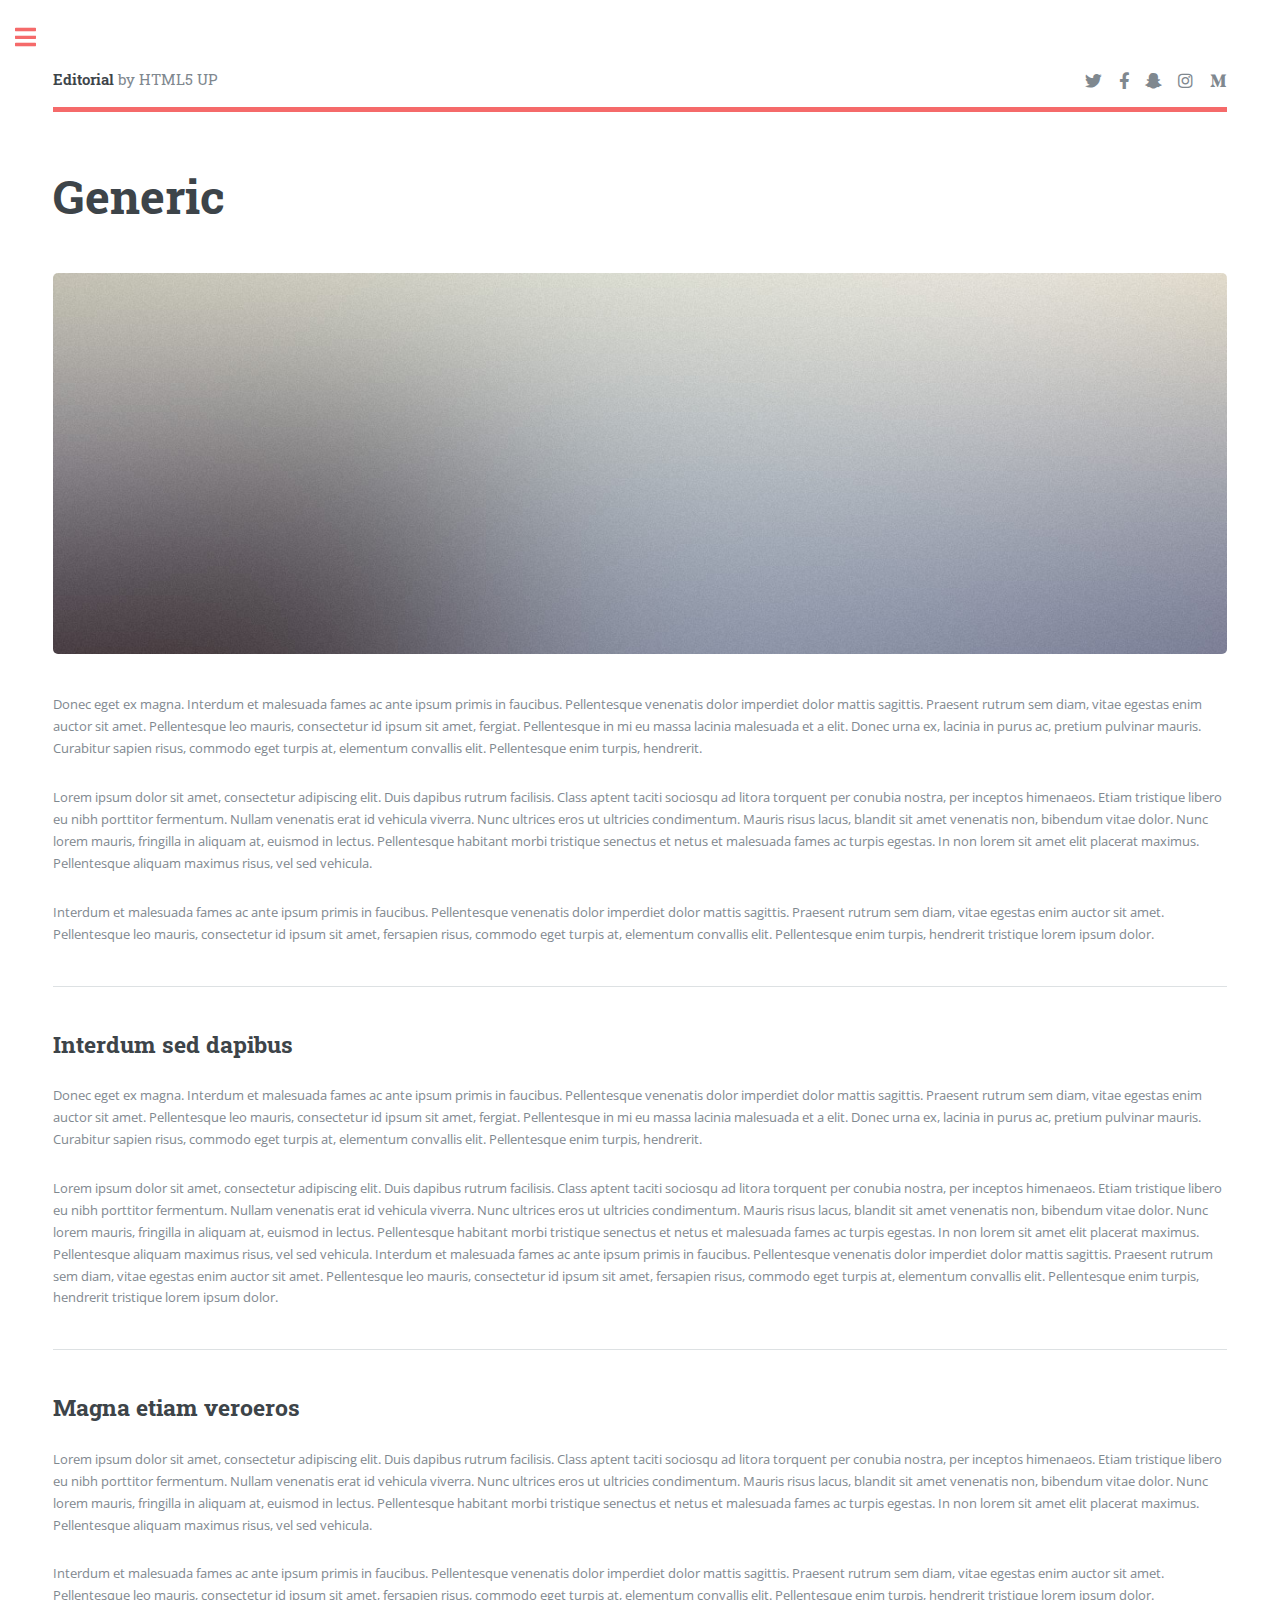
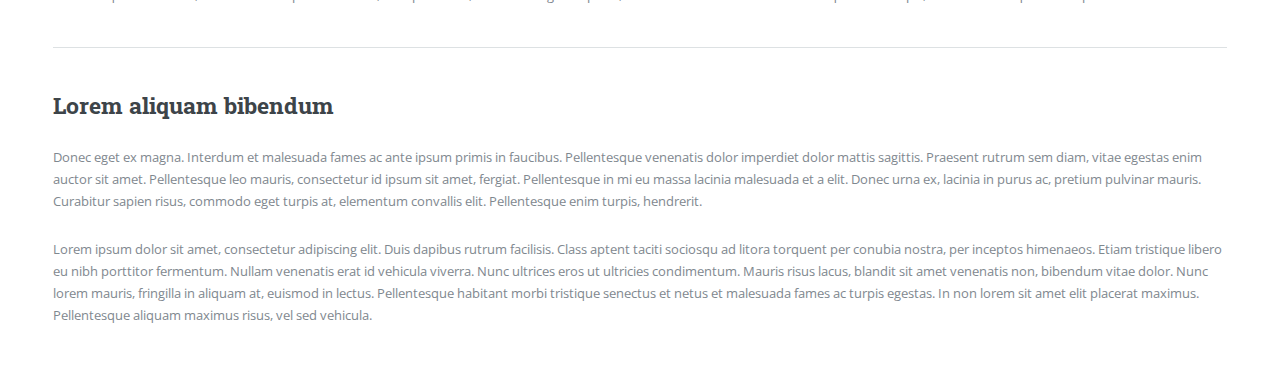
<file: generic.html>
<!DOCTYPE HTML>
<!--
	Editorial by HTML5 UP
	html5up.net | @ajlkn
	Free for personal and commercial use under the CCA 3.0 license (html5up.net/license)
-->
<html>
	<head>
		<title>Generic - Editorial by HTML5 UP</title>
		<meta charset="utf-8" />
		<meta name="viewport" content="width=device-width, initial-scale=1, user-scalable=no" />
		<link rel="stylesheet" href="assets/css/main.css" />
	</head>
	<body class="is-preload">

		<!-- Wrapper -->
			<div id="wrapper">

				<!-- Main -->
					<div id="main">
						<div class="inner">

							<!-- Header -->
								<header id="header">
									<a href="index.html" class="logo"><strong>Editorial</strong> by HTML5 UP</a>
									<ul class="icons">
										<li><a href="#" class="icon brands fa-twitter"><span class="label">Twitter</span></a></li>
										<li><a href="#" class="icon brands fa-facebook-f"><span class="label">Facebook</span></a></li>
										<li><a href="#" class="icon brands fa-snapchat-ghost"><span class="label">Snapchat</span></a></li>
										<li><a href="#" class="icon brands fa-instagram"><span class="label">Instagram</span></a></li>
										<li><a href="#" class="icon brands fa-medium-m"><span class="label">Medium</span></a></li>
									</ul>
								</header>

							<!-- Content -->
								<section>
									<header class="main">
										<h1>Generic</h1>
									</header>

									<span class="image main"><img src="images/pic11.jpg" alt="" /></span>

									<p>Donec eget ex magna. Interdum et malesuada fames ac ante ipsum primis in faucibus. Pellentesque venenatis dolor imperdiet dolor mattis sagittis. Praesent rutrum sem diam, vitae egestas enim auctor sit amet. Pellentesque leo mauris, consectetur id ipsum sit amet, fergiat. Pellentesque in mi eu massa lacinia malesuada et a elit. Donec urna ex, lacinia in purus ac, pretium pulvinar mauris. Curabitur sapien risus, commodo eget turpis at, elementum convallis elit. Pellentesque enim turpis, hendrerit.</p>
									<p>Lorem ipsum dolor sit amet, consectetur adipiscing elit. Duis dapibus rutrum facilisis. Class aptent taciti sociosqu ad litora torquent per conubia nostra, per inceptos himenaeos. Etiam tristique libero eu nibh porttitor fermentum. Nullam venenatis erat id vehicula viverra. Nunc ultrices eros ut ultricies condimentum. Mauris risus lacus, blandit sit amet venenatis non, bibendum vitae dolor. Nunc lorem mauris, fringilla in aliquam at, euismod in lectus. Pellentesque habitant morbi tristique senectus et netus et malesuada fames ac turpis egestas. In non lorem sit amet elit placerat maximus. Pellentesque aliquam maximus risus, vel sed vehicula.</p>
									<p>Interdum et malesuada fames ac ante ipsum primis in faucibus. Pellentesque venenatis dolor imperdiet dolor mattis sagittis. Praesent rutrum sem diam, vitae egestas enim auctor sit amet. Pellentesque leo mauris, consectetur id ipsum sit amet, fersapien risus, commodo eget turpis at, elementum convallis elit. Pellentesque enim turpis, hendrerit tristique lorem ipsum dolor.</p>

									<hr class="major" />

									<h2>Interdum sed dapibus</h2>
									<p>Donec eget ex magna. Interdum et malesuada fames ac ante ipsum primis in faucibus. Pellentesque venenatis dolor imperdiet dolor mattis sagittis. Praesent rutrum sem diam, vitae egestas enim auctor sit amet. Pellentesque leo mauris, consectetur id ipsum sit amet, fergiat. Pellentesque in mi eu massa lacinia malesuada et a elit. Donec urna ex, lacinia in purus ac, pretium pulvinar mauris. Curabitur sapien risus, commodo eget turpis at, elementum convallis elit. Pellentesque enim turpis, hendrerit.</p>
									<p>Lorem ipsum dolor sit amet, consectetur adipiscing elit. Duis dapibus rutrum facilisis. Class aptent taciti sociosqu ad litora torquent per conubia nostra, per inceptos himenaeos. Etiam tristique libero eu nibh porttitor fermentum. Nullam venenatis erat id vehicula viverra. Nunc ultrices eros ut ultricies condimentum. Mauris risus lacus, blandit sit amet venenatis non, bibendum vitae dolor. Nunc lorem mauris, fringilla in aliquam at, euismod in lectus. Pellentesque habitant morbi tristique senectus et netus et malesuada fames ac turpis egestas. In non lorem sit amet elit placerat maximus. Pellentesque aliquam maximus risus, vel sed vehicula. Interdum et malesuada fames ac ante ipsum primis in faucibus. Pellentesque venenatis dolor imperdiet dolor mattis sagittis. Praesent rutrum sem diam, vitae egestas enim auctor sit amet. Pellentesque leo mauris, consectetur id ipsum sit amet, fersapien risus, commodo eget turpis at, elementum convallis elit. Pellentesque enim turpis, hendrerit tristique lorem ipsum dolor.</p>

									<hr class="major" />

									<h2>Magna etiam veroeros</h2>
									<p>Lorem ipsum dolor sit amet, consectetur adipiscing elit. Duis dapibus rutrum facilisis. Class aptent taciti sociosqu ad litora torquent per conubia nostra, per inceptos himenaeos. Etiam tristique libero eu nibh porttitor fermentum. Nullam venenatis erat id vehicula viverra. Nunc ultrices eros ut ultricies condimentum. Mauris risus lacus, blandit sit amet venenatis non, bibendum vitae dolor. Nunc lorem mauris, fringilla in aliquam at, euismod in lectus. Pellentesque habitant morbi tristique senectus et netus et malesuada fames ac turpis egestas. In non lorem sit amet elit placerat maximus. Pellentesque aliquam maximus risus, vel sed vehicula.</p>
									<p>Interdum et malesuada fames ac ante ipsum primis in faucibus. Pellentesque venenatis dolor imperdiet dolor mattis sagittis. Praesent rutrum sem diam, vitae egestas enim auctor sit amet. Pellentesque leo mauris, consectetur id ipsum sit amet, fersapien risus, commodo eget turpis at, elementum convallis elit. Pellentesque enim turpis, hendrerit tristique lorem ipsum dolor.</p>

									<hr class="major" />

									<h2>Lorem aliquam bibendum</h2>
									<p>Donec eget ex magna. Interdum et malesuada fames ac ante ipsum primis in faucibus. Pellentesque venenatis dolor imperdiet dolor mattis sagittis. Praesent rutrum sem diam, vitae egestas enim auctor sit amet. Pellentesque leo mauris, consectetur id ipsum sit amet, fergiat. Pellentesque in mi eu massa lacinia malesuada et a elit. Donec urna ex, lacinia in purus ac, pretium pulvinar mauris. Curabitur sapien risus, commodo eget turpis at, elementum convallis elit. Pellentesque enim turpis, hendrerit.</p>
									<p>Lorem ipsum dolor sit amet, consectetur adipiscing elit. Duis dapibus rutrum facilisis. Class aptent taciti sociosqu ad litora torquent per conubia nostra, per inceptos himenaeos. Etiam tristique libero eu nibh porttitor fermentum. Nullam venenatis erat id vehicula viverra. Nunc ultrices eros ut ultricies condimentum. Mauris risus lacus, blandit sit amet venenatis non, bibendum vitae dolor. Nunc lorem mauris, fringilla in aliquam at, euismod in lectus. Pellentesque habitant morbi tristique senectus et netus et malesuada fames ac turpis egestas. In non lorem sit amet elit placerat maximus. Pellentesque aliquam maximus risus, vel sed vehicula.</p>

								</section>

						</div>
					</div>

				<!-- Sidebar -->
					<div id="sidebar">
						<div class="inner">

							<!-- Search -->
								<section id="search" class="alt">
									<form method="post" action="#">
										<input type="text" name="query" id="query" placeholder="Search" />
									</form>
								</section>

							<!-- Menu -->
								<nav id="menu">
									<header class="major">
										<h2>Menu</h2>
									</header>
									<ul>
										<li><a href="index.html">Homepage</a></li>
										<li><a href="generic.html">Generic</a></li>
										<li><a href="elements.html">Elements</a></li>
										<li>
											<span class="opener">Submenu</span>
											<ul>
												<li><a href="#">Lorem Dolor</a></li>
												<li><a href="#">Ipsum Adipiscing</a></li>
												<li><a href="#">Tempus Magna</a></li>
												<li><a href="#">Feugiat Veroeros</a></li>
											</ul>
										</li>
										<li><a href="#">Etiam Dolore</a></li>
										<li><a href="#">Adipiscing</a></li>
										<li>
											<span class="opener">Another Submenu</span>
											<ul>
												<li><a href="#">Lorem Dolor</a></li>
												<li><a href="#">Ipsum Adipiscing</a></li>
												<li><a href="#">Tempus Magna</a></li>
												<li><a href="#">Feugiat Veroeros</a></li>
											</ul>
										</li>
										<li><a href="#">Maximus Erat</a></li>
										<li><a href="#">Sapien Mauris</a></li>
										<li><a href="#">Amet Lacinia</a></li>
									</ul>
								</nav>

							<!-- Section -->
								<section>
									<header class="major">
										<h2>Ante interdum</h2>
									</header>
									<div class="mini-posts">
										<article>
											<a href="#" class="image"><img src="images/pic07.jpg" alt="" /></a>
											<p>Aenean ornare velit lacus, ac varius enim lorem ullamcorper dolore aliquam.</p>
										</article>
										<article>
											<a href="#" class="image"><img src="images/pic08.jpg" alt="" /></a>
											<p>Aenean ornare velit lacus, ac varius enim lorem ullamcorper dolore aliquam.</p>
										</article>
										<article>
											<a href="#" class="image"><img src="images/pic09.jpg" alt="" /></a>
											<p>Aenean ornare velit lacus, ac varius enim lorem ullamcorper dolore aliquam.</p>
										</article>
									</div>
									<ul class="actions">
										<li><a href="#" class="button">More</a></li>
									</ul>
								</section>

							<!-- Section -->
								<section>
									<header class="major">
										<h2>Get in touch</h2>
									</header>
									<p>Sed varius enim lorem ullamcorper dolore aliquam aenean ornare velit lacus, ac varius enim lorem ullamcorper dolore. Proin sed aliquam facilisis ante interdum. Sed nulla amet lorem feugiat tempus aliquam.</p>
									<ul class="contact">
										<li class="icon solid fa-envelope"><a href="#">information@untitled.tld</a></li>
										<li class="icon solid fa-phone">(000) 000-0000</li>
										<li class="icon solid fa-home">1234 Somewhere Road #8254<br />
										Nashville, TN 00000-0000</li>
									</ul>
								</section>

							<!-- Footer -->
								<footer id="footer">
									<p class="copyright">&copy; Untitled. All rights reserved. Demo Images: <a href="https://unsplash.com">Unsplash</a>. Design: <a href="https://html5up.net">HTML5 UP</a>.</p>
								</footer>

						</div>
					</div>

			</div>

		<!-- Scripts -->
			<script src="assets/js/jquery.min.js"></script>
			<script src="assets/js/browser.min.js"></script>
			<script src="assets/js/breakpoints.min.js"></script>
			<script src="assets/js/util.js"></script>
			<script src="assets/js/main.js"></script>

	</body>
</html>
</file>
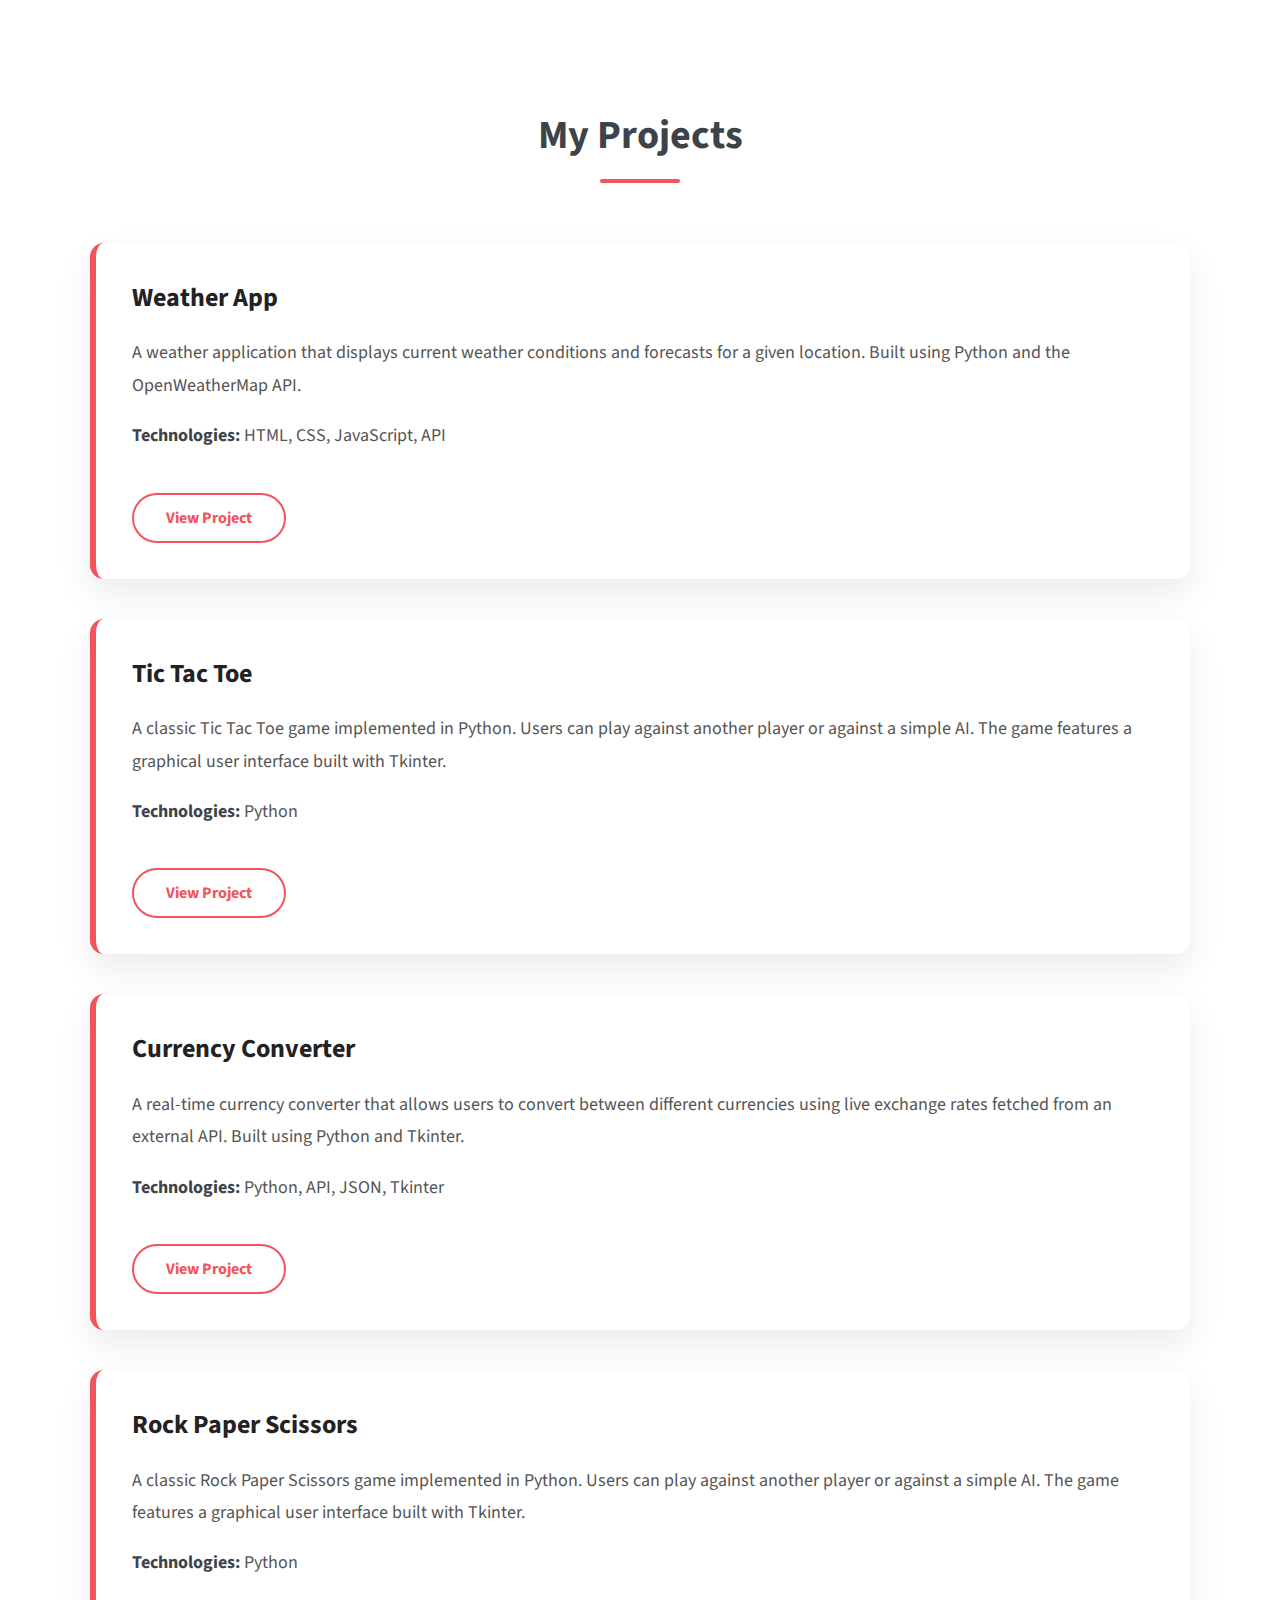
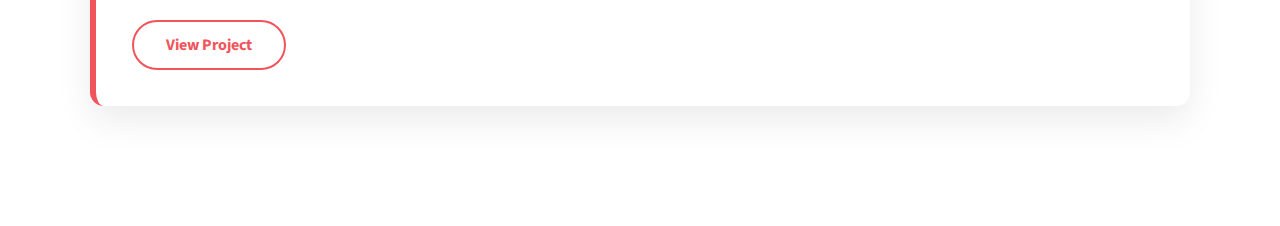
<file: projects.html>
<!DOCTYPE html>
<html lang="en">
<head>
    <meta charset="UTF-8">
    <title>My Projects</title>

        <link rel="icon" type="image/png" href="project.png">

    <style>
       
@import url('https://fonts.googleapis.com/css2?family=Source+Sans+3:wght@300;400;600;700&display=swap');

@import url('https://fonts.googleapis.com/css2?family=Source+Sans+3:wght@300;400;600;700&display=swap');

body {
  font-family: 'Source Sans 3', sans-serif;
  background: #ffffff;
  margin: 0;
  padding: 0;
  color: #555;
}

.projects {
  max-width: 1100px;
  margin: auto;
  padding: 80px 20px;
}

.projects h1 {
  text-align: center;
  font-size: 40px;
  margin-bottom: 60px;
  color: #3d4449;
  position: relative;
}

.projects h1::after {
  content: "";
  width: 80px;
  height: 4px;
  background: #f2545b;
  display: block;
  margin: 15px auto 0;
  border-radius: 3px;
}

.project-card {
  background: #ffffff;
  padding: 36px;
  margin-bottom: 40px;
  border-radius: 14px;
  border-left: 6px solid #f2545b;
  box-shadow: 0 15px 35px rgba(0,0,0,0.08);
  transition: all 0.35s ease;
  position: relative;
  overflow: hidden;
}

.project-card::before {
  content: "";
  position: absolute;
  inset: 0;
  background: linear-gradient(
    120deg,
    rgba(242,84,91,0.08),
    rgba(242,84,91,0.02)
  );
  opacity: 0;
  transition: opacity 0.35s ease;
}

.project-card:hover {
  transform: translateY(-10px);
  box-shadow: 0 28px 55px rgba(242,84,91,0.25);
}

.project-card:hover::before {
  opacity: 1;
}

.project-card h2 {
  margin-top: 0;
  font-size: 26px;
  color: #222;
  transition: color 0.3s ease;
}

.project-card:hover h2 {
  color: #f2545b;
}

.project-card p {
  font-size: 18px;
  color: #555;
  line-height: 1.8;
}

.project-card strong {
  color: #3d4449;
}

.project-card a {
  display: inline-block;
  margin-top: 22px;
  padding: 12px 32px;
  text-decoration: none;
  border: 2px solid #f2545b;
  color: #f2545b;
  font-weight: 700;
  border-radius: 30px;
  transition: all 0.3s ease;
  position: relative;
  z-index: 1;
}

.project-card a:hover {
  background: #f2545b;
  color: #ffffff;
  box-shadow: 0 10px 25px rgba(242,84,91,0.45);
  transform: translateY(-2px);
}

@media (max-width: 768px) {
  .projects h1 {
    font-size: 32px;
  }

  .project-card {
    padding: 25px;
  }
}


    </style>
</head>
<body>

<div class="projects">
    <h1>My Projects</h1>


    
      <div class="project-card">
        <h2>Weather App</h2>
        <p>
            A weather application that displays current weather conditions and forecasts for a given location.
            Built using Python and the OpenWeatherMap API.
        </p>
        <p><strong>Technologies:</strong> HTML, CSS, JavaScript, API</p>
        <a href="https://weather-informatioon.netlify.app/">View Project</a>
    </div>


    <div class="project-card">
        <h2>Tic Tac Toe</h2>
        <p>
            A classic Tic Tac Toe game implemented in Python. Users can play against another player
            or against a simple AI. The game features a graphical user interface built with Tkinter.
        </p>
        <p><strong>Technologies:</strong> Python</p>
        <a href="https://github.com/Dhruv-Zadafiya/Python-Mini-Projects./tree/main/Tic-Tac-Toe">View Project</a>
    </div>


     <div class="project-card">
        <h2>Currency Converter</h2>
        <p>
            A real-time currency converter that allows users to convert between different currencies
            using live exchange rates fetched from an external API. Built using Python and Tkinter.
        </p>
        <p><strong>Technologies:</strong> Python, API, JSON, Tkinter</p>
      <a href="https://github.com/Dhruv-Zadafiya/Python-Mini-Projects./tree/main/Currency%20Convertor" target="_blank">View Project</a>

    </div>


     <div class="project-card">
        <h2>Rock Paper Scissors</h2>
        <p>
            A classic Rock Paper Scissors game implemented in Python. Users can play against another player
            or against a simple AI. The game features a graphical user interface built with Tkinter.
        </p>
        <p><strong>Technologies:</strong> Python</p>
        <a href="https://github.com/Dhruv-Zadafiya/Python-Mini-Projects./tree/main/Rock_Paper_Scissors">View Project</a>
    </div>
      

</div>

</body>

</html>
</file>
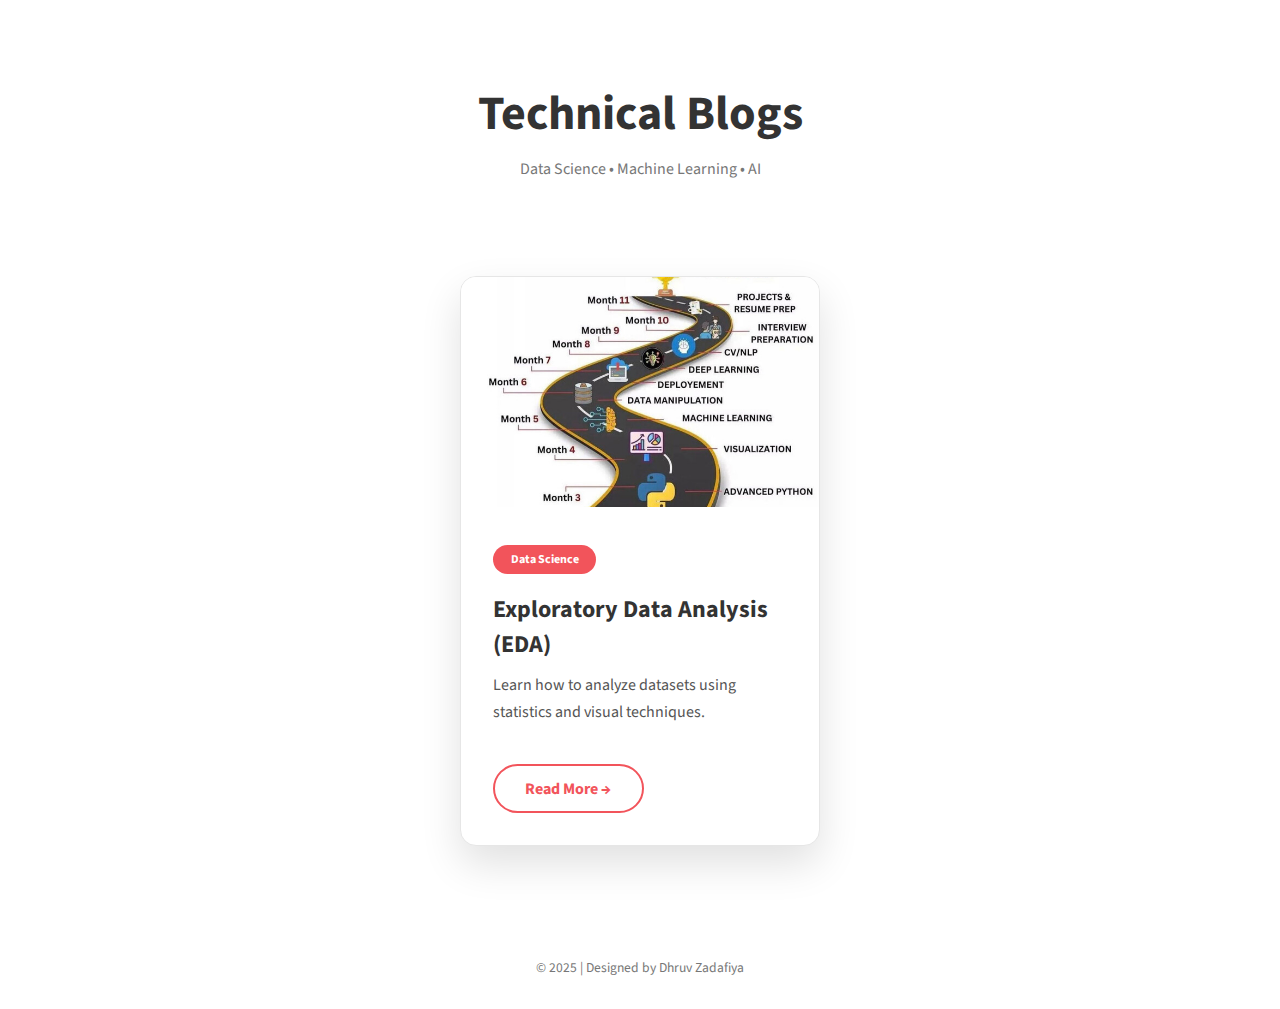
<file: teachnicalblog.html>
<!DOCTYPE html>
<html lang="en">
<head>
    <meta charset="UTF-8">
    <title>Technical Blogs | Data Science</title>
    <link rel="stylesheet" href="second.css">
    <meta name="viewport" content="width=device-width, initial-scale=1.0">
</head>
<body>

<header class="header">
    <h1>Technical Blogs</h1>
    <p>Data Science • Machine Learning • AI</p>
</header>

<section class="blog-container">
    <div class="blog-card">
        <div class="blog-img">
            <img src="roadmap.jpg" alt="Data Science Blog" id="blogImage">
        </div>

        <div class="blog-content">
            <span class="tag">Data Science</span>
            <h2>Exploratory Data Analysis (EDA)</h2>

            <p>Learn how to analyze datasets using statistics and visual techniques.</p>

            <div class="more-content" id="moreContent">
                <p>
                    Exploratory Data Analysis focuses on understanding the structure,
                    patterns, and anomalies in data before applying machine learning models.
                </p>
                <ul>
                    <li>Data Cleaning & Preparation</li>
                    <li>Univariate & Multivariate Analysis</li>
                    <li>Visualization Techniques</li>
                    <li>Outlier Detection</li>
                </ul>
            </div>

            <a href="javascript:void(0)" class="read-btn" id="readMoreBtn">Read More →</a>
        </div>
    </div>
</section>

<div id="lightbox" class="lightbox">
    <span class="close">&times;</span>
    <img id="lightbox-img">
</div>

<footer class="footer">
    <p>© 2025 | Designed by Dhruv Zadafiya</p>
</footer>

<script>
    const blogImage = document.getElementById("blogImage");
    const lightbox = document.getElementById("lightbox");
    const lightboxImg = document.getElementById("lightbox-img");
    const closeBtn = document.querySelector(".close");
    const readMoreBtn = document.getElementById("readMoreBtn");
    const moreContent = document.getElementById("moreContent");

    blogImage.addEventListener("click", () => {
        lightbox.style.display = "flex";
        lightboxImg.src = blogImage.src;
    });

    closeBtn.addEventListener("click", () => {
        lightbox.style.display = "none";
    });

    lightbox.addEventListener("click", e => {
        if (e.target !== lightboxImg) {
            lightbox.style.display = "none";
        }
    });

    readMoreBtn.addEventListener("click", () => {
        moreContent.classList.toggle("show");
        readMoreBtn.textContent = moreContent.classList.contains("show")
            ? "Read Less ←"
            : "Read More →";
    });
</script>

</body>
</html>
</file>
<file: style.css>
* {
    margin: 0;
    padding: 0;
    box-sizing: border-box;
    font-family: 'Source Sans 3', 'Segoe UI', sans-serif;
}

body {
    background: #ffffff;
    min-height: 100vh;
    display: flex;
    justify-content: center;
    align-items: center;
    color: #555;
}

.contact {
    width: 100%;
    padding: 60px 20px;
}

.contact-box {
    max-width: 520px;
    margin: auto;
    background: #ffffff;
    border-radius: 14px;
    padding: 35px;
    box-shadow: 0 18px 40px rgba(0,0,0,0.12);
}

.contact-box h2 {
    text-align: center;
    font-size: 32px;
    margin-bottom: 8px;
    color: #333;
    position: relative;
}

.contact-box h2::after {
    content: "";
    width: 60px;
    height: 4px;
    background: #f2545b;
    display: block;
    margin: 12px auto 0;
}

.subtitle {
    text-align: center;
    font-size: 15px;
    color: #777;
    margin-bottom: 30px;
}

.contact-info {
    display: flex;
    flex-direction: column;
    gap: 20px;
}

.contact-item {
    display: flex;
    align-items: center;
    gap: 14px;
    font-size: 18px;
}

.contact-item i {
    font-size: 22px;
    color: #f2545b;
}

.contact-item a {
    color: #555;
    text-decoration: none;
    font-weight: 600;
    transition: color 0.3s ease;
}

.contact-item a:hover {
    color: #f2545b;
}

@media (max-width: 480px) {
    .contact-box {
        padding: 25px;
    }

    .contact-box h2 {
        font-size: 26px;
    }

    .contact-item {
        font-size: 16px;
    }
}

.contact-form {
    margin-top: 35px;
}

.form-group {
    margin-bottom: 22px;
}

.form-group label {
    display: block;
    margin-bottom: 6px;
    font-weight: 600;
    color: #333;
}

.form-group input,
.form-group textarea {
    width: 100%;
    padding: 14px 16px;
    border-radius: 8px;
    border: 1px solid #ddd;
    font-size: 16px;
    outline: none;
    transition: border-color 0.3s ease, box-shadow 0.3s ease;
}

.form-group input:focus,
.form-group textarea:focus {
    border-color: #f2545b;
    box-shadow: 0 0 0 2px rgba(242, 84, 91, 0.2);
}

.submit-btn {
    width: 100%;
    padding: 14px;
    border-radius: 30px;
    border: 2px solid #f2545b;
    background: transparent;
    color: #f2545b;
    font-size: 16px;
    font-weight: 700;
    cursor: pointer;
    transition: all 0.3s ease;
}

.submit-btn:hover {
    background: #f2545b;
    color: #fff;
}
</file>
<file: edu.css>
@import url('https://fonts.googleapis.com/css2?family=Poppins:wght@300;400;600&display=swap');

* {
    margin: 0;
    padding: 0;
    box-sizing: border-box;
}

body {
    font-family: 'Poppins', sans-serif;
    background: #ffffff;
    color: #444;
}

#about {
    padding: 80px 40px;
}

.about-container {
    display: flex;
    gap: 50px;
    max-width: 1100px;
    margin: auto;
    background: #ffffff;
    border-radius: 10px;
}

.about-image {
    width: 260px;
    height: 260px;
    border-radius: 12px;
    overflow: hidden;
    border: 4px solid #ff4d4d;
    box-shadow: 0 10px 25px rgba(0, 0, 0, 0.12);
    transition: transform 0.4s ease, box-shadow 0.4s ease;
}

.about-image img {
    width: 100%;
    height: 100%;
    object-fit: cover;
}

.about-image:hover {
    transform: scale(1.05);
    box-shadow: 0 18px 35px rgba(255, 77, 77, 0.5);
}

.about-content h1 {
    font-size: 2.4rem;
    color: #333;
    margin-bottom: 8px;
}

.about-content h2 {
    font-size: 1.8rem;
    margin-bottom: 10px;
    color: #111;
}

.about-content .role {
    font-size: 1.2rem;
    color: #ff4d4d !important;
    margin-bottom: 18px;
}

.description {
    font-size: 1rem;
    line-height: 1.7;
    margin-bottom: 22px;
    color: #666;
}

.about-content p {
    font-size: 1rem !important;
    margin-bottom: 8px;
    color: #555;
}

.about-content strong {
    color: #333;
}

.about-content a {
    color: #ff4d4d;
    text-decoration: none;
    font-weight: 500;
}

.about-content a:hover {
    text-decoration: underline;
}

.btn {
    display: inline-block;
    margin-top: 25px;
    padding: 12px 28px;
    background: #ff4d4d;
    color: #ffffff;
    text-decoration: none;
    border-radius: 6px;
    font-weight: 600;
    transition: background 0.3s ease, transform 0.3s ease;
}

.btn:hover {
    background: #e63b3b;
    transform: translateY(-3px);
}

@media (max-width: 900px) {
    .about-container {
        flex-direction: column;
        align-items: center;
        text-align: center;
    }

    .about-image {
        width: 220px;
        height: 220px;
    }
}
</file>
<file: second.css>
@import url('https://fonts.googleapis.com/css2?family=Source+Sans+3:wght@300;400;600;700&display=swap');

:root {
    --accent: #f2545b;
    --text-dark: #333;
    --text-light: #555;
    --border-light: #e6e6e6;
    --bg-light: #ffffff;
}

* {
    margin: 0;
    padding: 0;
    box-sizing: border-box;
    font-family: 'Source Sans 3', sans-serif;
}

body {
    min-height: 100vh;
    background: #ffffff;
    color: var(--text-light);
}

.header {
    text-align: center;
    padding: 5rem 1rem 3rem;
}

.header h1 {
    font-size: 3rem;
    font-weight: 700;
    color: var(--text-dark);
}

.header p {
    margin-top: 0.6rem;
    color: #777;
}

.blog-container {
    display: flex;
    justify-content: center;
    padding: 3rem 1rem 5rem;
}

.blog-card {
    width: 360px;
    background: var(--bg-light);
    border: 1px solid var(--border-light);
    border-radius: 16px;
    overflow: hidden;
    box-shadow: 0 18px 40px rgba(0,0,0,0.12);
    transition: all 0.35s ease;
}

.blog-card:hover {
    transform: translateY(-10px);
    box-shadow: 0 28px 60px rgba(0,0,0,0.16);
}

.blog-img img {
    width: 100%;
    height: 230px;
    object-fit: cover;
    transition: transform 0.6s ease;
}

.blog-card:hover .blog-img img {
    transform: scale(1.08);
}

.blog-content {
    padding: 2rem;
}

.tag {
    display: inline-block;
    padding: 0.4rem 1.1rem;
    border-radius: 999px;
    font-size: 0.75rem;
    font-weight: 700;
    color: #fff;
    background: var(--accent);
}

.blog-content h2 {
    margin: 1.1rem 0 0.6rem;
    font-size: 1.5rem;
    color: var(--text-dark);
}

.blog-content p {
    font-size: 1rem;
    line-height: 1.7;
    color: var(--text-light);
}

.more-content {
    max-height: 0;
    overflow: hidden;
    opacity: 0;
    transition: all 0.4s ease;
    margin-top: 0.8rem;
}

.more-content ul {
    margin-top: 0.6rem;
    padding-left: 1.2rem;
}

.more-content ul li {
    font-size: 0.9rem;
    margin-bottom: 0.35rem;
}

.more-content.show {
    max-height: 500px;
    opacity: 1;
}

.read-btn {
    display: inline-block;
    margin-top: 1.6rem;
    padding: 0.7rem 1.9rem;
    border-radius: 30px;
    text-decoration: none;
    font-weight: 700;
    color: var(--accent);
    border: 2px solid var(--accent);
    background: transparent;
    transition: all 0.3s ease;
}

.read-btn:hover {
    background: var(--accent);
    color: #fff;
    transform: translateY(-2px);
}

.lightbox {
    position: fixed;
    inset: 0;
    background: rgba(0,0,0,0.92);
    display: none;
    align-items: center;
    justify-content: center;
    z-index: 9999;
}

.lightbox img {
    max-width: 92%;
    max-height: 92%;
    border-radius: 16px;
}

.lightbox .close {
    position: absolute;
    top: 30px;
    right: 40px;
    font-size: 2.5rem;
    cursor: pointer;
    color: #fff;
}

.footer {
    text-align: center;
    padding: 2rem;
    font-size: 0.85rem;
    color: #777;
}

@media (max-width: 480px) {
    .header h1 {
        font-size: 2.2rem;
    }

    .blog-card {
        width: 100%;
    }
}
</file>
<file: assets/css/main.css>
@import url(fontawesome-all.min.css);
@import url("https://fonts.googleapis.com/css?family=Open+Sans:400,600,400italic,600italic|Roboto+Slab:400,700");

html, body, div, span, applet, object,
iframe, h1, h2, h3, h4, h5, h6, p, blockquote,
pre, a, abbr, acronym, address, big, cite,
code, del, dfn, em, img, ins, kbd, q, s, samp,
small, strike, strong, sub, sup, tt, var, b,
u, i, center, dl, dt, dd, ol, ul, li, fieldset,
form, label, legend, table, caption, tbody,
tfoot, thead, tr, th, td, article, aside,
canvas, details, embed, figure, figcaption,
footer, header, hgroup, menu, nav, output, ruby,
section, summary, time, mark, audio, video {
  margin: 0;
  padding: 0;
  border: 0;
  font-size: 100%;
  font: inherit;
  vertical-align: baseline; }

article, aside, details, figcaption, figure,
footer, header, hgroup, menu, nav, section {
  display: block; }

body {
  line-height: 1; }

ol, ul {
  list-style: none; }

blockquote, q {
  quotes: none; }
  blockquote:before, blockquote:after, q:before, q:after {
    content: '';
    content: none; }

table {
  border-collapse: collapse;
  border-spacing: 0; }

body {
  -webkit-text-size-adjust: none; }

mark {
  background-color: transparent;
  color: inherit; }

input::-moz-focus-inner {
  border: 0;
  padding: 0; }

input, select, textarea {
  -moz-appearance: none;
  -webkit-appearance: none;
  -ms-appearance: none;
  appearance: none; }

/* Basic */
@-ms-viewport {
  width: device-width; }

body {
  -ms-overflow-style: scrollbar; }

@media screen and (max-width: 480px) {
  html, body {
    min-width: 320px; } }

html {
  box-sizing: border-box; }

*, *:before, *:after {
  box-sizing: inherit; }

body {
  background: #ffffff; }
  body.is-preload *, body.is-preload *:before, body.is-preload *:after, body.is-resizing *, body.is-resizing *:before, body.is-resizing *:after {
    -moz-animation: none !important;
    -webkit-animation: none !important;
    -ms-animation: none !important;
    animation: none !important;
    -moz-transition: none !important;
    -webkit-transition: none !important;
    -ms-transition: none !important;
    transition: none !important; }

/* Type */
body, input, select, textarea {
  color: #7f888f;
  font-family: "Open Sans", sans-serif;
  font-size: 13pt;
  font-weight: 400;
  line-height: 1.65; }
  @media screen and (max-width: 1680px) {
    body, input, select, textarea {
      font-size: 11pt; } }
  @media screen and (max-width: 1280px) {
    body, input, select, textarea {
      font-size: 10pt; } }
  @media screen and (max-width: 360px) {
    body, input, select, textarea {
      font-size: 9pt; } }

a {
  -moz-transition: color 0.2s ease-in-out, border-bottom-color 0.2s ease-in-out;
  -webkit-transition: color 0.2s ease-in-out, border-bottom-color 0.2s ease-in-out;
  -ms-transition: color 0.2s ease-in-out, border-bottom-color 0.2s ease-in-out;
  transition: color 0.2s ease-in-out, border-bottom-color 0.2s ease-in-out;
  border-bottom: dotted 1px;
  color: #f56a6a;
  text-decoration: none; }
  a:hover {
    border-bottom-color: #f56a6a;
    color: #f56a6a !important; }
    a:hover strong {
      color: inherit; }

strong, b {
  color: #3d4449;
  font-weight: 600; }

em, i {
  font-style: italic; }

p {
  margin: 0 0 2em 0; }

h1, h2, h3, h4, h5, h6 {
  color: #3d4449;
  font-family: "Roboto Slab", serif;
  font-weight: 700;
  line-height: 1.5;
  margin: 0 0 1em 0; }
  h1 a, h2 a, h3 a, h4 a, h5 a, h6 a {
    color: inherit;
    text-decoration: none;
    border-bottom: 0; }

h1 {
  font-size: 4em;
  margin: 0 0 0.5em 0;
  line-height: 1.3; }

h2 {
  font-size: 1.75em; }

h3 {
  font-size: 1.25em; }

h4 {
  font-size: 1.1em; }

h5 {
  font-size: 0.9em; }

h6 {
  font-size: 0.7em; }

@media screen and (max-width: 1680px) {
  h1 {
    font-size: 3.5em; } }

@media screen and (max-width: 980px) {
  h1 {
    font-size: 3.25em; } }

@media screen and (max-width: 736px) {
  h1 {
    font-size: 2em;
    line-height: 1.4; }
  h2 {
    font-size: 1.5em; } }

sub {
  font-size: 0.8em;
  position: relative;
  top: 0.5em; }

sup {
  font-size: 0.8em;
  position: relative;
  top: -0.5em; }

blockquote {
  border-left: solid 3px rgba(210, 215, 217, 0.75);
  font-style: italic;
  margin: 0 0 2em 0;
  padding: 0.5em 0 0.5em 2em; }

code {
  background: rgba(230, 235, 237, 0.25);
  border-radius: 0.375em;
  border: solid 1px rgba(210, 215, 217, 0.75);
  font-family: "Courier New", monospace;
  font-size: 0.9em;
  margin: 0 0.25em;
  padding: 0.25em 0.65em; }

pre {
  -webkit-overflow-scrolling: touch;
  font-family: "Courier New", monospace;
  font-size: 0.9em;
  margin: 0 0 2em 0; }
  pre code {
    display: block;
    line-height: 1.75;
    padding: 1em 1.5em;
    overflow-x: auto; }

hr {
  border: 0;
  border-bottom: solid 1px rgba(210, 215, 217, 0.75);
  margin: 2em 0; }
  hr.major {
    margin: 3em 0; }

.align-left {
  text-align: left; }

.align-center {
  text-align: center; }

.align-right {
  text-align: right; }

/* Row */
.row {
  display: flex;
  flex-wrap: wrap;
  box-sizing: border-box;
  align-items: stretch; }
  .row > * {
    box-sizing: border-box; }
  .row.gtr-uniform > * > :last-child {
    margin-bottom: 0; }
  .row.aln-left {
    justify-content: flex-start; }
  .row.aln-center {
    justify-content: center; }
  .row.aln-right {
    justify-content: flex-end; }
  .row.aln-top {
    align-items: flex-start; }
  .row.aln-middle {
    align-items: center; }
  .row.aln-bottom {
    align-items: flex-end; }
  .row > .imp {
    order: -1; }
  .row > .col-1 {
    width: 8.33333%; }
  .row > .off-1 {
    margin-left: 8.33333%; }
  .row > .col-2 {
    width: 16.66667%; }
  .row > .off-2 {
    margin-left: 16.66667%; }
  .row > .col-3 {
    width: 25%; }
  .row > .off-3 {
    margin-left: 25%; }
  .row > .col-4 {
    width: 33.33333%; }
  .row > .off-4 {
    margin-left: 33.33333%; }
  .row > .col-5 {
    width: 41.66667%; }
  .row > .off-5 {
    margin-left: 41.66667%; }
  .row > .col-6 {
    width: 50%; }
  .row > .off-6 {
    margin-left: 50%; }
  .row > .col-7 {
    width: 58.33333%; }
  .row > .off-7 {
    margin-left: 58.33333%; }
  .row > .col-8 {
    width: 66.66667%; }
  .row > .off-8 {
    margin-left: 66.66667%; }
  .row > .col-9 {
    width: 75%; }
  .row > .off-9 {
    margin-left: 75%; }
  .row > .col-10 {
    width: 83.33333%; }
  .row > .off-10 {
    margin-left: 83.33333%; }
  .row > .col-11 {
    width: 91.66667%; }
  .row > .off-11 {
    margin-left: 91.66667%; }
  .row > .col-12 {
    width: 100%; }
  .row > .off-12 {
    margin-left: 100%; }
  .row.gtr-0 {
    margin-top: 0;
    margin-left: 0em; }
    .row.gtr-0 > * {
      padding: 0 0 0 0em; }
    .row.gtr-0.gtr-uniform {
      margin-top: 0em; }
      .row.gtr-0.gtr-uniform > * {
        padding-top: 0em; }
  .row.gtr-25 {
    margin-top: 0;
    margin-left: -0.375em; }
    .row.gtr-25 > * {
      padding: 0 0 0 0.375em; }
    .row.gtr-25.gtr-uniform {
      margin-top: -0.375em; }
      .row.gtr-25.gtr-uniform > * {
        padding-top: 0.375em; }
  .row.gtr-50 {
    margin-top: 0;
    margin-left: -0.75em; }
    .row.gtr-50 > * {
      padding: 0 0 0 0.75em; }
    .row.gtr-50.gtr-uniform {
      margin-top: -0.75em; }
      .row.gtr-50.gtr-uniform > * {
        padding-top: 0.75em; }
  .row {
    margin-top: 0;
    margin-left: -1.5em; }
    .row > * {
      padding: 0 0 0 1.5em; }
    .row.gtr-uniform {
      margin-top: -1.5em; }
      .row.gtr-uniform > * {
        padding-top: 1.5em; }
  .row.gtr-150 {
    margin-top: 0;
    margin-left: -2.25em; }
    .row.gtr-150 > * {
      padding: 0 0 0 2.25em; }
    .row.gtr-150.gtr-uniform {
      margin-top: -2.25em; }
      .row.gtr-150.gtr-uniform > * {
        padding-top: 2.25em; }
  .row.gtr-200 {
    margin-top: 0;
    margin-left: -3em; }
    .row.gtr-200 > * {
      padding: 0 0 0 3em; }
    .row.gtr-200.gtr-uniform {
      margin-top: -3em; }
      .row.gtr-200.gtr-uniform > * {
        padding-top: 3em; }
  @media screen and (max-width: 1680px) {
    .row {
      display: flex;
      flex-wrap: wrap;
      box-sizing: border-box;
      align-items: stretch; }
      .row > * {
        box-sizing: border-box; }
      .row.gtr-uniform > * > :last-child {
        margin-bottom: 0; }
      .row.aln-left {
        justify-content: flex-start; }
      .row.aln-center {
        justify-content: center; }
      .row.aln-right {
        justify-content: flex-end; }
      .row.aln-top {
        align-items: flex-start; }
      .row.aln-middle {
        align-items: center; }
      .row.aln-bottom {
        align-items: flex-end; }
      .row > .imp-xlarge {
        order: -1; }
      .row > .col-1-xlarge {
        width: 8.33333%; }
      .row > .off-1-xlarge {
        margin-left: 8.33333%; }
      .row > .col-2-xlarge {
        width: 16.66667%; }
      .row > .off-2-xlarge {
        margin-left: 16.66667%; }
      .row > .col-3-xlarge {
        width: 25%; }
      .row > .off-3-xlarge {
        margin-left: 25%; }
      .row > .col-4-xlarge {
        width: 33.33333%; }
      .row > .off-4-xlarge {
        margin-left: 33.33333%; }
      .row > .col-5-xlarge {
        width: 41.66667%; }
      .row > .off-5-xlarge {
        margin-left: 41.66667%; }
      .row > .col-6-xlarge {
        width: 50%; }
      .row > .off-6-xlarge {
        margin-left: 50%; }
      .row > .col-7-xlarge {
        width: 58.33333%; }
      .row > .off-7-xlarge {
        margin-left: 58.33333%; }
      .row > .col-8-xlarge {
        width: 66.66667%; }
      .row > .off-8-xlarge {
        margin-left: 66.66667%; }
      .row > .col-9-xlarge {
        width: 75%; }
      .row > .off-9-xlarge {
        margin-left: 75%; }
      .row > .col-10-xlarge {
        width: 83.33333%; }
      .row > .off-10-xlarge {
        margin-left: 83.33333%; }
      .row > .col-11-xlarge {
        width: 91.66667%; }
      .row > .off-11-xlarge {
        margin-left: 91.66667%; }
      .row > .col-12-xlarge {
        width: 100%; }
      .row > .off-12-xlarge {
        margin-left: 100%; }
      .row.gtr-0 {
        margin-top: 0;
        margin-left: 0em; }
        .row.gtr-0 > * {
          padding: 0 0 0 0em; }
        .row.gtr-0.gtr-uniform {
          margin-top: 0em; }
          .row.gtr-0.gtr-uniform > * {
            padding-top: 0em; }
      .row.gtr-25 {
        margin-top: 0;
        margin-left: -0.375em; }
        .row.gtr-25 > * {
          padding: 0 0 0 0.375em; }
        .row.gtr-25.gtr-uniform {
          margin-top: -0.375em; }
          .row.gtr-25.gtr-uniform > * {
            padding-top: 0.375em; }
      .row.gtr-50 {
        margin-top: 0;
        margin-left: -0.75em; }
        .row.gtr-50 > * {
          padding: 0 0 0 0.75em; }
        .row.gtr-50.gtr-uniform {
          margin-top: -0.75em; }
          .row.gtr-50.gtr-uniform > * {
            padding-top: 0.75em; }
      .row {
        margin-top: 0;
        margin-left: -1.5em; }
        .row > * {
          padding: 0 0 0 1.5em; }
        .row.gtr-uniform {
          margin-top: -1.5em; }
          .row.gtr-uniform > * {
            padding-top: 1.5em; }
      .row.gtr-150 {
        margin-top: 0;
        margin-left: -2.25em; }
        .row.gtr-150 > * {
          padding: 0 0 0 2.25em; }
        .row.gtr-150.gtr-uniform {
          margin-top: -2.25em; }
          .row.gtr-150.gtr-uniform > * {
            padding-top: 2.25em; }
      .row.gtr-200 {
        margin-top: 0;
        margin-left: -3em; }
        .row.gtr-200 > * {
          padding: 0 0 0 3em; }
        .row.gtr-200.gtr-uniform {
          margin-top: -3em; }
          .row.gtr-200.gtr-uniform > * {
            padding-top: 3em; } }
  @media screen and (max-width: 1280px) {
    .row {
      display: flex;
      flex-wrap: wrap;
      box-sizing: border-box;
      align-items: stretch; }
      .row > * {
        box-sizing: border-box; }
      .row.gtr-uniform > * > :last-child {
        margin-bottom: 0; }
      .row.aln-left {
        justify-content: flex-start; }
      .row.aln-center {
        justify-content: center; }
      .row.aln-right {
        justify-content: flex-end; }
      .row.aln-top {
        align-items: flex-start; }
      .row.aln-middle {
        align-items: center; }
      .row.aln-bottom {
        align-items: flex-end; }
      .row > .imp-large {
        order: -1; }
      .row > .col-1-large {
        width: 8.33333%; }
      .row > .off-1-large {
        margin-left: 8.33333%; }
      .row > .col-2-large {
        width: 16.66667%; }
      .row > .off-2-large {
        margin-left: 16.66667%; }
      .row > .col-3-large {
        width: 25%; }
      .row > .off-3-large {
        margin-left: 25%; }
      .row > .col-4-large {
        width: 33.33333%; }
      .row > .off-4-large {
        margin-left: 33.33333%; }
      .row > .col-5-large {
        width: 41.66667%; }
      .row > .off-5-large {
        margin-left: 41.66667%; }
      .row > .col-6-large {
        width: 50%; }
      .row > .off-6-large {
        margin-left: 50%; }
      .row > .col-7-large {
        width: 58.33333%; }
      .row > .off-7-large {
        margin-left: 58.33333%; }
      .row > .col-8-large {
        width: 66.66667%; }
      .row > .off-8-large {
        margin-left: 66.66667%; }
      .row > .col-9-large {
        width: 75%; }
      .row > .off-9-large {
        margin-left: 75%; }
      .row > .col-10-large {
        width: 83.33333%; }
      .row > .off-10-large {
        margin-left: 83.33333%; }
      .row > .col-11-large {
        width: 91.66667%; }
      .row > .off-11-large {
        margin-left: 91.66667%; }
      .row > .col-12-large {
        width: 100%; }
      .row > .off-12-large {
        margin-left: 100%; }
      .row.gtr-0 {
        margin-top: 0;
        margin-left: 0em; }
        .row.gtr-0 > * {
          padding: 0 0 0 0em; }
        .row.gtr-0.gtr-uniform {
          margin-top: 0em; }
          .row.gtr-0.gtr-uniform > * {
            padding-top: 0em; }
      .row.gtr-25 {
        margin-top: 0;
        margin-left: -0.375em; }
        .row.gtr-25 > * {
          padding: 0 0 0 0.375em; }
        .row.gtr-25.gtr-uniform {
          margin-top: -0.375em; }
          .row.gtr-25.gtr-uniform > * {
            padding-top: 0.375em; }
      .row.gtr-50 {
        margin-top: 0;
        margin-left: -0.75em; }
        .row.gtr-50 > * {
          padding: 0 0 0 0.75em; }
        .row.gtr-50.gtr-uniform {
          margin-top: -0.75em; }
          .row.gtr-50.gtr-uniform > * {
            padding-top: 0.75em; }
      .row {
        margin-top: 0;
        margin-left: -1.5em; }
        .row > * {
          padding: 0 0 0 1.5em; }
        .row.gtr-uniform {
          margin-top: -1.5em; }
          .row.gtr-uniform > * {
            padding-top: 1.5em; }
      .row.gtr-150 {
        margin-top: 0;
        margin-left: -2.25em; }
        .row.gtr-150 > * {
          padding: 0 0 0 2.25em; }
        .row.gtr-150.gtr-uniform {
          margin-top: -2.25em; }
          .row.gtr-150.gtr-uniform > * {
            padding-top: 2.25em; }
      .row.gtr-200 {
        margin-top: 0;
        margin-left: -3em; }
        .row.gtr-200 > * {
          padding: 0 0 0 3em; }
        .row.gtr-200.gtr-uniform {
          margin-top: -3em; }
          .row.gtr-200.gtr-uniform > * {
            padding-top: 3em; } }
  @media screen and (max-width: 980px) {
    .row {
      display: flex;
      flex-wrap: wrap;
      box-sizing: border-box;
      align-items: stretch; }
      .row > * {
        box-sizing: border-box; }
      .row.gtr-uniform > * > :last-child {
        margin-bottom: 0; }
      .row.aln-left {
        justify-content: flex-start; }
      .row.aln-center {
        justify-content: center; }
      .row.aln-right {
        justify-content: flex-end; }
      .row.aln-top {
        align-items: flex-start; }
      .row.aln-middle {
        align-items: center; }
      .row.aln-bottom {
        align-items: flex-end; }
      .row > .imp-medium {
        order: -1; }
      .row > .col-1-medium {
        width: 8.33333%; }
      .row > .off-1-medium {
        margin-left: 8.33333%; }
      .row > .col-2-medium {
        width: 16.66667%; }
      .row > .off-2-medium {
        margin-left: 16.66667%; }
      .row > .col-3-medium {
        width: 25%; }
      .row > .off-3-medium {
        margin-left: 25%; }
      .row > .col-4-medium {
        width: 33.33333%; }
      .row > .off-4-medium {
        margin-left: 33.33333%; }
      .row > .col-5-medium {
        width: 41.66667%; }
      .row > .off-5-medium {
        margin-left: 41.66667%; }
      .row > .col-6-medium {
        width: 50%; }
      .row > .off-6-medium {
        margin-left: 50%; }
      .row > .col-7-medium {
        width: 58.33333%; }
      .row > .off-7-medium {
        margin-left: 58.33333%; }
      .row > .col-8-medium {
        width: 66.66667%; }
      .row > .off-8-medium {
        margin-left: 66.66667%; }
      .row > .col-9-medium {
        width: 75%; }
      .row > .off-9-medium {
        margin-left: 75%; }
      .row > .col-10-medium {
        width: 83.33333%; }
      .row > .off-10-medium {
        margin-left: 83.33333%; }
      .row > .col-11-medium {
        width: 91.66667%; }
      .row > .off-11-medium {
        margin-left: 91.66667%; }
      .row > .col-12-medium {
        width: 100%; }
      .row > .off-12-medium {
        margin-left: 100%; }
      .row.gtr-0 {
        margin-top: 0;
        margin-left: 0em; }
        .row.gtr-0 > * {
          padding: 0 0 0 0em; }
        .row.gtr-0.gtr-uniform {
          margin-top: 0em; }
          .row.gtr-0.gtr-uniform > * {
            padding-top: 0em; }
      .row.gtr-25 {
        margin-top: 0;
        margin-left: -0.375em; }
        .row.gtr-25 > * {
          padding: 0 0 0 0.375em; }
        .row.gtr-25.gtr-uniform {
          margin-top: -0.375em; }
          .row.gtr-25.gtr-uniform > * {
            padding-top: 0.375em; }
      .row.gtr-50 {
        margin-top: 0;
        margin-left: -0.75em; }
        .row.gtr-50 > * {
          padding: 0 0 0 0.75em; }
        .row.gtr-50.gtr-uniform {
          margin-top: -0.75em; }
          .row.gtr-50.gtr-uniform > * {
            padding-top: 0.75em; }
      .row {
        margin-top: 0;
        margin-left: -1.5em; }
        .row > * {
          padding: 0 0 0 1.5em; }
        .row.gtr-uniform {
          margin-top: -1.5em; }
          .row.gtr-uniform > * {
            padding-top: 1.5em; }
      .row.gtr-150 {
        margin-top: 0;
        margin-left: -2.25em; }
        .row.gtr-150 > * {
          padding: 0 0 0 2.25em; }
        .row.gtr-150.gtr-uniform {
          margin-top: -2.25em; }
          .row.gtr-150.gtr-uniform > * {
            padding-top: 2.25em; }
      .row.gtr-200 {
        margin-top: 0;
        margin-left: -3em; }
        .row.gtr-200 > * {
          padding: 0 0 0 3em; }
        .row.gtr-200.gtr-uniform {
          margin-top: -3em; }
          .row.gtr-200.gtr-uniform > * {
            padding-top: 3em; } }
  @media screen and (max-width: 736px) {
    .row {
      display: flex;
      flex-wrap: wrap;
      box-sizing: border-box;
      align-items: stretch; }
      .row > * {
        box-sizing: border-box; }
      .row.gtr-uniform > * > :last-child {
        margin-bottom: 0; }
      .row.aln-left {
        justify-content: flex-start; }
      .row.aln-center {
        justify-content: center; }
      .row.aln-right {
        justify-content: flex-end; }
      .row.aln-top {
        align-items: flex-start; }
      .row.aln-middle {
        align-items: center; }
      .row.aln-bottom {
        align-items: flex-end; }
      .row > .imp-small {
        order: -1; }
      .row > .col-1-small {
        width: 8.33333%; }
      .row > .off-1-small {
        margin-left: 8.33333%; }
      .row > .col-2-small {
        width: 16.66667%; }
      .row > .off-2-small {
        margin-left: 16.66667%; }
      .row > .col-3-small {
        width: 25%; }
      .row > .off-3-small {
        margin-left: 25%; }
      .row > .col-4-small {
        width: 33.33333%; }
      .row > .off-4-small {
        margin-left: 33.33333%; }
      .row > .col-5-small {
        width: 41.66667%; }
      .row > .off-5-small {
        margin-left: 41.66667%; }
      .row > .col-6-small {
        width: 50%; }
      .row > .off-6-small {
        margin-left: 50%; }
      .row > .col-7-small {
        width: 58.33333%; }
      .row > .off-7-small {
        margin-left: 58.33333%; }
      .row > .col-8-small {
        width: 66.66667%; }
      .row > .off-8-small {
        margin-left: 66.66667%; }
      .row > .col-9-small {
        width: 75%; }
      .row > .off-9-small {
        margin-left: 75%; }
      .row > .col-10-small {
        width: 83.33333%; }
      .row > .off-10-small {
        margin-left: 83.33333%; }
      .row > .col-11-small {
        width: 91.66667%; }
      .row > .off-11-small {
        margin-left: 91.66667%; }
      .row > .col-12-small {
        width: 100%; }
      .row > .off-12-small {
        margin-left: 100%; }
      .row.gtr-0 {
        margin-top: 0;
        margin-left: 0em; }
        .row.gtr-0 > * {
          padding: 0 0 0 0em; }
        .row.gtr-0.gtr-uniform {
          margin-top: 0em; }
          .row.gtr-0.gtr-uniform > * {
            padding-top: 0em; }
      .row.gtr-25 {
        margin-top: 0;
        margin-left: -0.375em; }
        .row.gtr-25 > * {
          padding: 0 0 0 0.375em; }
        .row.gtr-25.gtr-uniform {
          margin-top: -0.375em; }
          .row.gtr-25.gtr-uniform > * {
            padding-top: 0.375em; }
      .row.gtr-50 {
        margin-top: 0;
        margin-left: -0.75em; }
        .row.gtr-50 > * {
          padding: 0 0 0 0.75em; }
        .row.gtr-50.gtr-uniform {
          margin-top: -0.75em; }
          .row.gtr-50.gtr-uniform > * {
            padding-top: 0.75em; }
      .row {
        margin-top: 0;
        margin-left: -1.5em; }
        .row > * {
          padding: 0 0 0 1.5em; }
        .row.gtr-uniform {
          margin-top: -1.5em; }
          .row.gtr-uniform > * {
            padding-top: 1.5em; }
      .row.gtr-150 {
        margin-top: 0;
        margin-left: -2.25em; }
        .row.gtr-150 > * {
          padding: 0 0 0 2.25em; }
        .row.gtr-150.gtr-uniform {
          margin-top: -2.25em; }
          .row.gtr-150.gtr-uniform > * {
            padding-top: 2.25em; }
      .row.gtr-200 {
        margin-top: 0;
        margin-left: -3em; }
        .row.gtr-200 > * {
          padding: 0 0 0 3em; }
        .row.gtr-200.gtr-uniform {
          margin-top: -3em; }
          .row.gtr-200.gtr-uniform > * {
            padding-top: 3em; } }
  @media screen and (max-width: 480px) {
    .row {
      display: flex;
      flex-wrap: wrap;
      box-sizing: border-box;
      align-items: stretch; }
      .row > * {
        box-sizing: border-box; }
      .row.gtr-uniform > * > :last-child {
        margin-bottom: 0; }
      .row.aln-left {
        justify-content: flex-start; }
      .row.aln-center {
        justify-content: center; }
      .row.aln-right {
        justify-content: flex-end; }
      .row.aln-top {
        align-items: flex-start; }
      .row.aln-middle {
        align-items: center; }
      .row.aln-bottom {
        align-items: flex-end; }
      .row > .imp-xsmall {
        order: -1; }
      .row > .col-1-xsmall {
        width: 8.33333%; }
      .row > .off-1-xsmall {
        margin-left: 8.33333%; }
      .row > .col-2-xsmall {
        width: 16.66667%; }
      .row > .off-2-xsmall {
        margin-left: 16.66667%; }
      .row > .col-3-xsmall {
        width: 25%; }
      .row > .off-3-xsmall {
        margin-left: 25%; }
      .row > .col-4-xsmall {
        width: 33.33333%; }
      .row > .off-4-xsmall {
        margin-left: 33.33333%; }
      .row > .col-5-xsmall {
        width: 41.66667%; }
      .row > .off-5-xsmall {
        margin-left: 41.66667%; }
      .row > .col-6-xsmall {
        width: 50%; }
      .row > .off-6-xsmall {
        margin-left: 50%; }
      .row > .col-7-xsmall {
        width: 58.33333%; }
      .row > .off-7-xsmall {
        margin-left: 58.33333%; }
      .row > .col-8-xsmall {
        width: 66.66667%; }
      .row > .off-8-xsmall {
        margin-left: 66.66667%; }
      .row > .col-9-xsmall {
        width: 75%; }
      .row > .off-9-xsmall {
        margin-left: 75%; }
      .row > .col-10-xsmall {
        width: 83.33333%; }
      .row > .off-10-xsmall {
        margin-left: 83.33333%; }
      .row > .col-11-xsmall {
        width: 91.66667%; }
      .row > .off-11-xsmall {
        margin-left: 91.66667%; }
      .row > .col-12-xsmall {
        width: 100%; }
      .row > .off-12-xsmall {
        margin-left: 100%; }
      .row.gtr-0 {
        margin-top: 0;
        margin-left: 0em; }
        .row.gtr-0 > * {
          padding: 0 0 0 0em; }
        .row.gtr-0.gtr-uniform {
          margin-top: 0em; }
          .row.gtr-0.gtr-uniform > * {
            padding-top: 0em; }
      .row.gtr-25 {
        margin-top: 0;
        margin-left: -0.375em; }
        .row.gtr-25 > * {
          padding: 0 0 0 0.375em; }
        .row.gtr-25.gtr-uniform {
          margin-top: -0.375em; }
          .row.gtr-25.gtr-uniform > * {
            padding-top: 0.375em; }
      .row.gtr-50 {
        margin-top: 0;
        margin-left: -0.75em; }
        .row.gtr-50 > * {
          padding: 0 0 0 0.75em; }
        .row.gtr-50.gtr-uniform {
          margin-top: -0.75em; }
          .row.gtr-50.gtr-uniform > * {
            padding-top: 0.75em; }
      .row {
        margin-top: 0;
        margin-left: -1.5em; }
        .row > * {
          padding: 0 0 0 1.5em; }
        .row.gtr-uniform {
          margin-top: -1.5em; }
          .row.gtr-uniform > * {
            padding-top: 1.5em; }
      .row.gtr-150 {
        margin-top: 0;
        margin-left: -2.25em; }
        .row.gtr-150 > * {
          padding: 0 0 0 2.25em; }
        .row.gtr-150.gtr-uniform {
          margin-top: -2.25em; }
          .row.gtr-150.gtr-uniform > * {
            padding-top: 2.25em; }
      .row.gtr-200 {
        margin-top: 0;
        margin-left: -3em; }
        .row.gtr-200 > * {
          padding: 0 0 0 3em; }
        .row.gtr-200.gtr-uniform {
          margin-top: -3em; }
          .row.gtr-200.gtr-uniform > * {
            padding-top: 3em; } }

/* Section/Article */
section.special, article.special {
  text-align: center; }

header p {
  font-family: "Roboto Slab", serif;
  font-size: 1em;
  font-weight: 400;
  letter-spacing: 0.075em;
  margin-top: -0.5em;
  text-transform: uppercase; }

header.major > :last-child {
  border-bottom: solid 3px #f56a6a;
  display: inline-block;
  margin: 0 0 2em 0;
  padding: 0 0.75em 0.5em 0; }

header.main > :last-child {
  margin: 0 0 1em 0; }

/* Form */
form {
  margin: 0 0 2em 0; }

label {
  color: #3d4449;
  display: block;
  font-size: 0.9em;
  font-weight: 600;
  margin: 0 0 1em 0; }

input[type="text"],
input[type="password"],
input[type="email"],
input[type="tel"],
input[type="search"],
input[type="url"],
select,
textarea {
  -moz-appearance: none;
  -webkit-appearance: none;
  -ms-appearance: none;
  appearance: none;
  background: #ffffff;
  border-radius: 0.375em;
  border: none;
  border: solid 1px rgba(210, 215, 217, 0.75);
  color: inherit;
  display: block;
  outline: 0;
  padding: 0 1em;
  text-decoration: none;
  width: 100%; }
  input[type="text"]:invalid,
  input[type="password"]:invalid,
  input[type="email"]:invalid,
  input[type="tel"]:invalid,
  input[type="search"]:invalid,
  input[type="url"]:invalid,
  select:invalid,
  textarea:invalid {
    box-shadow: none; }
  input[type="text"]:focus,
  input[type="password"]:focus,
  input[type="email"]:focus,
  input[type="tel"]:focus,
  input[type="search"]:focus,
  input[type="url"]:focus,
  select:focus,
  textarea:focus {
    border-color: #f56a6a;
    box-shadow: 0 0 0 1px #f56a6a; }

select {
  background-image: url("data:image/svg+xml;charset=utf8,%3Csvg xmlns='http://www.w3.org/2000/svg' width='40' height='40' preserveAspectRatio='none' viewBox='0 0 40 40'%3E%3Cpath d='M9.4,12.3l10.4,10.4l10.4-10.4c0.2-0.2,0.5-0.4,0.9-0.4c0.3,0,0.6,0.1,0.9,0.4l3.3,3.3c0.2,0.2,0.4,0.5,0.4,0.9 c0,0.4-0.1,0.6-0.4,0.9L20.7,31.9c-0.2,0.2-0.5,0.4-0.9,0.4c-0.3,0-0.6-0.1-0.9-0.4L4.3,17.3c-0.2-0.2-0.4-0.5-0.4-0.9 c0-0.4,0.1-0.6,0.4-0.9l3.3-3.3c0.2-0.2,0.5-0.4,0.9-0.4S9.1,12.1,9.4,12.3z' fill='rgba(210, 215, 217, 0.75)' /%3E%3C/svg%3E");
  background-size: 1.25em;
  background-repeat: no-repeat;
  background-position: calc(100% - 1em) center;
  height: 2.75em;
  padding-right: 2.75em;
  text-overflow: ellipsis; }
  select option {
    color: #3d4449;
    background: #ffffff; }
  select:focus::-ms-value {
    background-color: transparent; }
  select::-ms-expand {
    display: none; }

input[type="text"],
input[type="password"],
input[type="email"],
input[type="tel"],
input[type="search"],
input[type="url"],
select {
  height: 2.75em; }

textarea {
  padding: 0.75em 1em; }

input[type="checkbox"],
input[type="radio"] {
  -moz-appearance: none;
  -webkit-appearance: none;
  -ms-appearance: none;
  appearance: none;
  display: block;
  float: left;
  margin-right: -2em;
  opacity: 0;
  width: 1em;
  z-index: -1; }
  input[type="checkbox"] + label,
  input[type="radio"] + label {
    text-decoration: none;
    color: #7f888f;
    cursor: pointer;
    display: inline-block;
    font-size: 1em;
    font-weight: 400;
    padding-left: 2.4em;
    padding-right: 0.75em;
    position: relative; }
    input[type="checkbox"] + label:before,
    input[type="radio"] + label:before {
      -moz-osx-font-smoothing: grayscale;
      -webkit-font-smoothing: antialiased;
      display: inline-block;
      font-style: normal;
      font-variant: normal;
      text-rendering: auto;
      line-height: 1;
      text-transform: none !important;
      font-family: 'Font Awesome 5 Free';
      font-weight: 900; }
    input[type="checkbox"] + label:before,
    input[type="radio"] + label:before {
      background: #ffffff;
      border-radius: 0.375em;
      border: solid 1px rgba(210, 215, 217, 0.75);
      content: '';
      display: inline-block;
      font-size: 0.8em;
      height: 2.0625em;
      left: 0;
      line-height: 2.0625em;
      position: absolute;
      text-align: center;
      top: 0;
      width: 2.0625em; }
  input[type="checkbox"]:checked + label:before,
  input[type="radio"]:checked + label:before {
    background: #3d4449;
    border-color: #3d4449;
    color: #ffffff;
    content: '\f00c'; }
  input[type="checkbox"]:focus + label:before,
  input[type="radio"]:focus + label:before {
    border-color: #f56a6a;
    box-shadow: 0 0 0 1px #f56a6a; }

input[type="checkbox"] + label:before {
  border-radius: 0.375em; }

input[type="radio"] + label:before {
  border-radius: 100%; }

::-webkit-input-placeholder {
  color: #9fa3a6 !important;
  opacity: 1.0; }

:-moz-placeholder {
  color: #9fa3a6 !important;
  opacity: 1.0; }

::-moz-placeholder {
  color: #9fa3a6 !important;
  opacity: 1.0; }

:-ms-input-placeholder {
  color: #9fa3a6 !important;
  opacity: 1.0; }

/* Box */
.box {
  border-radius: 0.375em;
  border: solid 1px rgba(210, 215, 217, 0.75);
  margin-bottom: 2em;
  padding: 1.5em; }
  .box > :last-child,
  .box > :last-child > :last-child,
  .box > :last-child > :last-child > :last-child {
    margin-bottom: 0; }
  .box.alt {
    border: 0;
    border-radius: 0;
    padding: 0; }

/* Icon */
.icon {
  text-decoration: none;
  border-bottom: none;
  position: relative; }
  .icon:before {
    -moz-osx-font-smoothing: grayscale;
    -webkit-font-smoothing: antialiased;
    display: inline-block;
    font-style: normal;
    font-variant: normal;
    text-rendering: auto;
    line-height: 1;
    text-transform: none !important;
    font-family: 'Font Awesome 5 Free';
    font-weight: 400; }
  .icon > .label {
    display: none; }
  .icon:before {
    line-height: inherit; }
  .icon.solid:before {
    font-weight: 900; }
  .icon.brands:before {
    font-family: 'Font Awesome 5 Brands'; }

  .image {
    border-radius: 50%;
    border: 0;
    display: inline-block;
    position: relative; }
    .image img {
      border-radius: 50%;
      border-radius: 0.375em;
      display: block;
      width: 100%; }
    .image.left {
      border-radius: 50%;
      float: left;
      padding: 0 1.5em 1em 0;
      top: 0.25em; }
    .image.right {
      border-radius: 50%;
      float: right;
      padding: 0 0 1em 1.5em;
      top: 0.25em; }
    .image.fit {
      border-radius: 50%;
      display: block;
      margin: 0 0 2em 0;
      width: 100%; }
      .image.fit img {
        width: 100%; }
    .image.main {
      display: block;
      border-radius: 50%;
      margin: 0 0 3em 0;
      width: 100%; }
      .image.main img {
        width: 100%; }

  a.image {
    overflow: hidden; }
    a.image img {
      -moz-transition: -moz-transform 0.2s ease;
      -webkit-transition: -webkit-transform 0.2s ease;
      -ms-transition: -ms-transform 0.2s ease;
      transition: transform 0.2s ease; }
    a.image:hover img {
      -moz-transform: scale(1.075);
      -webkit-transform: scale(1.075);
      -ms-transform: scale(1.075);
      transform: scale(1.075); }


ol {
  list-style: decimal;
  margin: 0 0 2em 0;
  padding-left: 1.25em; }
  ol li {
    padding-left: 0.25em; }

ul {
  list-style: disc;
  margin: 0 0 2em 0;
  padding-left: 1em; }
  ul li {
    padding-left: 0.5em; }
  ul.alt {
    list-style: none;
    padding-left: 0; }
    ul.alt li {
      border-top: solid 1px rgba(210, 215, 217, 0.75);
      padding: 0.5em 0; }
      ul.alt li:first-child {
        border-top: 0;
        padding-top: 0; }

dl {
  margin: 0 0 2em 0; }
  dl dt {
    display: block;
    font-weight: 600;
    margin: 0 0 1em 0; }
  dl dd {
    margin-left: 2em; }

/* Actions */
ul.actions {
  display: -moz-flex;
  display: -webkit-flex;
  display: -ms-flex;
  display: flex;
  cursor: default;
  list-style: none;
  margin-left: -1em;
  padding-left: 0; }
  ul.actions li {
    padding: 0 0 0 1em;
    vertical-align: middle; }
  ul.actions.special {
    -moz-justify-content: center;
    -webkit-justify-content: center;
    -ms-justify-content: center;
    justify-content: center;
    width: 100%;
    margin-left: 0; }
    ul.actions.special li:first-child {
      padding-left: 0; }
  ul.actions.stacked {
    -moz-flex-direction: column;
    -webkit-flex-direction: column;
    -ms-flex-direction: column;
    flex-direction: column;
    margin-left: 0; }
    ul.actions.stacked li {
      padding: 1.3em 0 0 0; }
      ul.actions.stacked li:first-child {
        padding-top: 0; }
  ul.actions.fit {
    width: calc(100% + 1em); }
    ul.actions.fit li {
      -moz-flex-grow: 1;
      -webkit-flex-grow: 1;
      -ms-flex-grow: 1;
      flex-grow: 1;
      -moz-flex-shrink: 1;
      -webkit-flex-shrink: 1;
      -ms-flex-shrink: 1;
      flex-shrink: 1;
      width: 100%; }
      ul.actions.fit li > * {
        width: 100%; }
    ul.actions.fit.stacked {
      width: 100%; }

/* Icons */
ul.icons {
  cursor: default;
  list-style: none;
  padding-left: 0; }
  ul.icons li {
    display: inline-block;
    padding: 0 1em 0 0; }
    ul.icons li:last-child {
      padding-right: 0; }
    ul.icons li .icon {
      color: inherit; }
      ul.icons li .icon:before {
        font-size: 1.25em; }

/* Contact */
ul.contact {
  list-style: none;
  padding: 0; }
  ul.contact li {
    text-decoration: none;
    border-top: solid 1px rgba(210, 215, 217, 0.75);
    margin: 1.5em 0 0 0;
    padding: 1.5em 0 0 3em;
    position: relative; }
    ul.contact li:before {
      -moz-osx-font-smoothing: grayscale;
      -webkit-font-smoothing: antialiased;
      display: inline-block;
      font-style: normal;
      font-variant: normal;
      text-rendering: auto;
      line-height: 1;
      text-transform: none !important;
      font-family: 'Font Awesome 5 Free';
      font-weight: 400; }
    ul.contact li:before {
      color: #f56a6a;
      display: inline-block;
      font-size: 1.5em;
      height: 1.125em;
      left: 0;
      line-height: 1.125em;
      position: absolute;
      text-align: center;
      top: 1em;
      width: 1.5em; }
    ul.contact li:first-child {
      border-top: 0;
      margin-top: 0;
      padding-top: 0; }
      ul.contact li:first-child:before {
        top: 0; }
    ul.contact li a {
      color: inherit; }

/* Pagination */
ul.pagination {
  cursor: default;
  list-style: none;
  padding-left: 0; }
  ul.pagination li {
    display: inline-block;
    padding-left: 0;
    vertical-align: middle; }
    ul.pagination li > .page {
      -moz-transition: background-color 0.2s ease-in-out, color 0.2s ease-in-out;
      -webkit-transition: background-color 0.2s ease-in-out, color 0.2s ease-in-out;
      -ms-transition: background-color 0.2s ease-in-out, color 0.2s ease-in-out;
      transition: background-color 0.2s ease-in-out, color 0.2s ease-in-out;
      border-bottom: 0;
      border-radius: 0.375em;
      display: inline-block;
      font-size: 0.8em;
      font-weight: 600;
      height: 2em;
      line-height: 2em;
      margin: 0 0.125em;
      min-width: 2em;
      padding: 0 0.5em;
      text-align: center; }
      ul.pagination li > .page.active {
        background-color: #f56a6a;
        color: #ffffff !important; }
        ul.pagination li > .page.active:hover {
          background-color: #f67878; }
        ul.pagination li > .page.active:active {
          background-color: #f45c5c; }
    ul.pagination li:first-child {
      padding-right: 0.75em; }
    ul.pagination li:last-child {
      padding-left: 0.75em; }
  @media screen and (max-width: 480px) {
    ul.pagination li:nth-child(n+2):nth-last-child(n+2) {
      display: none; }
    ul.pagination li:first-child {
      padding-right: 0; } }

/* Table */
.table-wrapper {
  -webkit-overflow-scrolling: touch;
  overflow-x: auto; }

table {
  margin: 0 0 2em 0;
  width: 100%; }
  table tbody tr {
    border: solid 1px rgba(210, 215, 217, 0.75);
    border-left: 0;
    border-right: 0; }
    table tbody tr:nth-child(2n + 1) {
      background-color: rgba(230, 235, 237, 0.25); }
  table td {
    padding: 0.75em 0.75em; }
  table th {
    color: #3d4449;
    font-size: 0.9em;
    font-weight: 600;
    padding: 0 0.75em 0.75em 0.75em;
    text-align: left; }
  table thead {
    border-bottom: solid 2px rgba(210, 215, 217, 0.75); }
  table tfoot {
    border-top: solid 2px rgba(210, 215, 217, 0.75); }
  table.alt {
    border-collapse: separate; }
    table.alt tbody tr td {
      border: solid 1px rgba(210, 215, 217, 0.75);
      border-left-width: 0;
      border-top-width: 0; }
      table.alt tbody tr td:first-child {
        border-left-width: 1px; }
    table.alt tbody tr:first-child td {
      border-top-width: 1px; }
    table.alt thead {
      border-bottom: 0; }
    table.alt tfoot {
      border-top: 0; }

/* Button */
input[type="submit"],
input[type="reset"],
input[type="button"],
button,
.button {
  -moz-appearance: none;
  -webkit-appearance: none;
  -ms-appearance: none;
  appearance: none;
  -moz-transition: background-color 0.2s ease-in-out, color 0.2s ease-in-out;
  -webkit-transition: background-color 0.2s ease-in-out, color 0.2s ease-in-out;
  -ms-transition: background-color 0.2s ease-in-out, color 0.2s ease-in-out;
  transition: background-color 0.2s ease-in-out, color 0.2s ease-in-out;
  background-color: transparent;
  border-radius: 0.375em;
  border: 0;
  box-shadow: inset 0 0 0 2px #f56a6a;
  color: #f56a6a !important;
  cursor: pointer;
  display: inline-block;
  font-family: "Roboto Slab", serif;
  font-size: 0.8em;
  font-weight: 700;
  height: 3.5em;
  letter-spacing: 0.075em;
  line-height: 3.5em;
  padding: 0 2.25em;
  text-align: center;
  text-decoration: none;
  text-transform: uppercase;
  white-space: nowrap; }
  input[type="submit"]:hover,
  input[type="reset"]:hover,
  input[type="button"]:hover,
  button:hover,
  .button:hover {
    background-color: rgba(245, 106, 106, 0.05); }
  input[type="submit"]:active,
  input[type="reset"]:active,
  input[type="button"]:active,
  button:active,
  .button:active {
    background-color: rgba(245, 106, 106, 0.15); }
  input[type="submit"].icon:before,
  input[type="reset"].icon:before,
  input[type="button"].icon:before,
  button.icon:before,
  .button.icon:before {
    margin-right: 0.5em; }
  input[type="submit"].fit,
  input[type="reset"].fit,
  input[type="button"].fit,
  button.fit,
  .button.fit {
    width: 100%; }
  input[type="submit"].small,
  input[type="reset"].small,
  input[type="button"].small,
  button.small,
  .button.small {
    font-size: 0.6em; }
  input[type="submit"].large,
  input[type="reset"].large,
  input[type="button"].large,
  button.large,
  .button.large {
    font-size: 1em;
    height: 3.65em;
    line-height: 3.65em; }
  input[type="submit"].primary,
  input[type="reset"].primary,
  input[type="button"].primary,
  button.primary,
  .button.primary {
    background-color: #f56a6a;
    box-shadow: none;
    color: #ffffff !important; }
    input[type="submit"].primary:hover,
    input[type="reset"].primary:hover,
    input[type="button"].primary:hover,
    button.primary:hover,
    .button.primary:hover {
      background-color: #f67878; }
    input[type="submit"].primary:active,
    input[type="reset"].primary:active,
    input[type="button"].primary:active,
    button.primary:active,
    .button.primary:active {
      background-color: #f45c5c; }
  input[type="submit"].disabled, input[type="submit"]:disabled,
  input[type="reset"].disabled,
  input[type="reset"]:disabled,
  input[type="button"].disabled,
  input[type="button"]:disabled,
  button.disabled,
  button:disabled,
  .button.disabled,
  .button:disabled {
    pointer-events: none;
    opacity: 0.25; }

/* Mini Posts */
.mini-posts article {
  border-top: solid 1px rgba(34, 117, 150, 0.75);
  margin-top: 2em;
  padding-top: 2em; }
  .mini-posts article .image {
    display: block;
    margin: 0 0 1.5em 0; }
    .mini-posts article .image img {
      display: block;
      width: 100%; }
  .mini-posts article:first-child {
    border-top: 0;
    margin-top: 0;
    padding-top: 0; }

/* Features */
.features {
  display: -moz-flex;
  display: -webkit-flex;
  display: -ms-flex;
  display: flex;
  -moz-flex-wrap: wrap;
  -webkit-flex-wrap: wrap;
  -ms-flex-wrap: wrap;
  flex-wrap: wrap;
  margin: 0 0 2em -3em;
  width: calc(100% + 3em); }
  .features article {
    -moz-align-items: center;
    -webkit-align-items: center;
    -ms-align-items: center;
    align-items: center;
    display: -moz-flex;
    display: -webkit-flex;
    display: -ms-flex;
    display: flex;
    margin: 0 0 3em 3em;
    position: relative;
    width: calc(50% - 3em); }
    .features article:nth-child(2n - 1) {
      margin-right: 1.5em; }
    .features article:nth-child(2n) {
      margin-left: 1.5em; }
    .features article:nth-last-child(1), .features article:nth-last-child(2) {
      margin-bottom: 0; }
    .features article .icon {
      -moz-flex-grow: 0;
      -webkit-flex-grow: 0;
      -ms-flex-grow: 0;
      flex-grow: 0;
      -moz-flex-shrink: 0;
      -webkit-flex-shrink: 0;
      -ms-flex-shrink: 0;
      flex-shrink: 0;
      display: block;
      height: 10em;
      line-height: 10em;
      margin: 0 2em 0 0;
      text-align: center;
      width: 10em; }
      .features article .icon:before {
        color: #f56a6a;
        font-size: 2.75rem;
        position: relative;
        top: 0.05em; }
      .features article .icon:after {
        -moz-transform: rotate(45deg);
        -webkit-transform: rotate(45deg);
        -ms-transform: rotate(45deg);
        transform: rotate(45deg);
        border-radius: 0.25rem;
        border: solid 2px rgba(210, 215, 217, 0.75);
        content: '';
        display: block;
        height: 7em;
        left: 50%;
        margin: -3.5em 0 0 -3.5em;
        position: absolute;
        top: 50%;
        width: 7em; }
    .features article .content {
      -moz-flex-grow: 1;
      -webkit-flex-grow: 1;
      -ms-flex-grow: 1;
      flex-grow: 1;
      -moz-flex-shrink: 1;
      -webkit-flex-shrink: 1;
      -ms-flex-shrink: 1;
      flex-shrink: 1;
      width: 100%; }
      .features article .content > :last-child {
        margin-bottom: 0; }
  @media screen and (max-width: 980px) {
    .features {
      margin: 0 0 2em 0;
      width: 100%; }
      .features article {
        margin: 0 0 3em 0;
        width: 100%; }
        .features article:nth-child(2n - 1) {
          margin-right: 0; }
        .features article:nth-child(2n) {
          margin-left: 0; }
        .features article:nth-last-child(1), .features article:nth-last-child(2) {
          margin-bottom: 3em; }
        .features article:last-child {
          margin-bottom: 0; }
        .features article .icon {
          height: 8em;
          line-height: 8em;
          width: 8em; }
          .features article .icon:before {
            font-size: 2.25rem; }
          .features article .icon:after {
            height: 6em;
            margin: -3em 0 0 -3em;
            width: 6em; } }
  @media screen and (max-width: 480px) {
    .features article {
      -moz-flex-direction: column;
      -webkit-flex-direction: column;
      -ms-flex-direction: column;
      flex-direction: column;
      -moz-align-items: -moz-flex-start;
      -webkit-align-items: -webkit-flex-start;
      -ms-align-items: -ms-flex-start;
      align-items: flex-start; }
      .features article .icon {
        height: 6em;
        line-height: 6em;
        margin: 0 0 1.5em 0;
        width: 6em; }
        .features article .icon:before {
          font-size: 1.5rem; }
        .features article .icon:after {
          height: 4em;
          margin: -2em 0 0 -2em;
          width: 4em; } }
  @media screen and (max-width: 480px) {
    .features article .icon:before {
      font-size: 1.25rem; } }

/* Posts */
.posts {
  display: -moz-flex;
  display: -webkit-flex;
  display: -ms-flex;
  display: flex;
  -moz-flex-wrap: wrap;
  -webkit-flex-wrap: wrap;
  -ms-flex-wrap: wrap;
  flex-wrap: wrap;
  margin: 0 0 2em -6em;
  width: calc(100% + 6em); }
  .posts article {
    -moz-flex-grow: 0;
    -webkit-flex-grow: 0;
    -ms-flex-grow: 0;
    flex-grow: 0;
    -moz-flex-shrink: 1;
    -webkit-flex-shrink: 1;
    -ms-flex-shrink: 1;
    flex-shrink: 1;
    margin: 0 0 6em 6em;
    position: relative;
    width: calc(33.33333% - 6em); }
    .posts article:before {
      background: rgba(210, 215, 217, 0.75);
      content: '';
      display: block;
      height: calc(100% + 6em);
      left: -3em;
      position: absolute;
      top: 0;
      width: 1px; }
    .posts article:after {
      background: rgba(210, 215, 217, 0.75);
      bottom: -3em;
      content: '';
      display: block;
      height: 1px;
      position: absolute;
      right: 0;
      width: calc(100% + 6em); }
    .posts article > :last-child {
      margin-bottom: 0; }
    .posts article .image {
      display: block;
      margin: 0 0 2em 0; }
      .posts article .image img {
        display: block;
        width: 100%; }
  @media screen and (min-width: 1681px) {
    .posts article:nth-child(3n + 1):before {
      display: none; }
    .posts article:nth-child(3n + 1):after {
      width: 100%; }
    .posts article:nth-last-child(1), .posts article:nth-last-child(2), .posts article:nth-last-child(3) {
      margin-bottom: 0; }
      .posts article:nth-last-child(1):before, .posts article:nth-last-child(2):before, .posts article:nth-last-child(3):before {
        height: 100%; }
      .posts article:nth-last-child(1):after, .posts article:nth-last-child(2):after, .posts article:nth-last-child(3):after {
        display: none; } }
  @media screen and (max-width: 1680px) {
    .posts article {
      width: calc(50% - 6em); }
      .posts article:nth-last-child(3) {
        margin-bottom: 6em; } }
  @media screen and (min-width: 481px) and (max-width: 1680px) {
    .posts article:nth-child(2n + 1):before {
      display: none; }
    .posts article:nth-child(2n + 1):after {
      width: 100%; }
    .posts article:nth-last-child(1), .posts article:nth-last-child(2) {
      margin-bottom: 0; }
      .posts article:nth-last-child(1):before, .posts article:nth-last-child(2):before {
        height: 100%; }
      .posts article:nth-last-child(1):after, .posts article:nth-last-child(2):after {
        display: none; } }
  @media screen and (max-width: 736px) {
    .posts {
      margin: 0 0 2em -4.5em;
      width: calc(100% + 4.5em); }
      .posts article {
        margin: 0 0 4.5em 4.5em;
        width: calc(50% - 4.5em); }
        .posts article:before {
          height: calc(100% + 4.5em);
          left: -2.25em; }
        .posts article:after {
          bottom: -2.25em;
          width: calc(100% + 4.5em); }
        .posts article:nth-last-child(3) {
          margin-bottom: 4.5em; } }
  @media screen and (max-width: 480px) {
    .posts {
      margin: 0 0 2em 0;
      width: 100%; }
      .posts article {
        margin: 0 0 4.5em 0;
        width: 100%; }
        .posts article:before {
          display: none; }
        .posts article:after {
          width: 100%; }
        .posts article:last-child {
          margin-bottom: 0; }
          .posts article:last-child:after {
            display: none; } }

/* Wrapper */
#wrapper {
  display: -moz-flex;
  display: -webkit-flex;
  display: -ms-flex;
  display: flex;
  -moz-flex-direction: row-reverse;
  -webkit-flex-direction: row-reverse;
  -ms-flex-direction: row-reverse;
  flex-direction: row-reverse;
  min-height: 100vh; }

/* Main */
#main {
  -moz-flex-grow: 1;
  -webkit-flex-grow: 1;
  -ms-flex-grow: 1;
  flex-grow: 1;
  -moz-flex-shrink: 1;
  -webkit-flex-shrink: 1;
  -ms-flex-shrink: 1;
  flex-shrink: 1;
  width: 100%; }
  #main > .inner {
    padding: 0 6em 0.1em 6em ;
    margin: 0 auto;
    max-width: 110em; }
    #main > .inner > section {
      padding: 6em 0 4em 0 ;
      border-top: solid 2px rgba(210, 215, 217, 0.75); }
      #main > .inner > section:first-of-type {
        border-top: 0 !important; }
  @media screen and (max-width: 1680px) {
    #main > .inner {
      padding: 0 5em 0.1em 5em ; }
      #main > .inner > section {
        padding: 5em 0 3em 0 ; } }
  @media screen and (max-width: 1280px) {
    #main > .inner {
      padding: 0 4em 0.1em 4em ; }
      #main > .inner > section {
        padding: 4em 0 2em 0 ; } }
  @media screen and (max-width: 736px) {
    #main > .inner {
      padding: 0 2em 0.1em 2em ; }
      #main > .inner > section {
        padding: 3em 0 1em 0 ; } }

/* Sidebar */
#search form {
  text-decoration: none;
  position: relative; }
  #search form:before {
    -moz-osx-font-smoothing: grayscale;
    -webkit-font-smoothing: antialiased;
    display: inline-block;
    font-style: normal;
    font-variant: normal;
    text-rendering: auto;
    line-height: 1;
    text-transform: none !important;
    font-family: 'Font Awesome 5 Free';
    font-weight: 900; }
  #search form:before {
    -moz-transform: scaleX(-1);
    -webkit-transform: scaleX(-1);
    -ms-transform: scaleX(-1);
    transform: scaleX(-1);
    color: #7f888f;
    content: '\f002';
    cursor: default;
    display: block;
    font-size: 1.5em;
    height: 2em;
    line-height: 2em;
    opacity: 0.325;
    position: absolute;
    right: 0;
    text-align: center;
    top: 0;
    width: 2em; }
  #search form input[type="text"] {
    padding-right: 2.75em; }

#sidebar {
  -moz-flex-grow: 0;
  -webkit-flex-grow: 0;
  -ms-flex-grow: 0;
  flex-grow: 0;
  -moz-flex-shrink: 0;
  -webkit-flex-shrink: 0;
  -ms-flex-shrink: 0;
  flex-shrink: 0;
  -moz-transition: margin-left 0.5s ease, box-shadow 0.5s ease;
  -webkit-transition: margin-left 0.5s ease, box-shadow 0.5s ease;
  -ms-transition: margin-left 0.5s ease, box-shadow 0.5s ease;
  transition: margin-left 0.5s ease, box-shadow 0.5s ease;
  background-color: #f5f6f7;
  font-size: 0.9em;
  position: relative;
  width: 26em; }
  #sidebar h2 {
    font-size: 1.38889em; }
  #sidebar > .inner {
    padding: 2.22222em 2.22222em 2.44444em 2.22222em ;
    position: relative;
    width: 26em; }
    #sidebar > .inner > * {
      border-bottom: solid 2px rgba(210, 215, 217, 0.75);
      margin: 0 0 3.5em 0;
      padding: 0 0 3.5em 0; }
      #sidebar > .inner > * > :last-child {
        margin-bottom: 0; }
      #sidebar > .inner > *:last-child {
        border-bottom: 0;
        margin-bottom: 0;
        padding-bottom: 0; }
    #sidebar > .inner > .alt {
      background-color: #eff1f2;
      border-bottom: 0;
      margin: -2.22222em 0 4.44444em -2.22222em;
      padding: 2.22222em;
      width: calc(100% + 4.44444em); }
  #sidebar .toggle {
    text-decoration: none;
    -moz-transition: left 0.5s ease;
    -webkit-transition: left 0.5s ease;
    -ms-transition: left 0.5s ease;
    transition: left 0.5s ease;
    -webkit-tap-highlight-color: rgba(255, 255, 255, 0);
    border: 0;
    display: block;
    height: 7.5em;
    left: 26em;
    line-height: 7.5em;
    outline: 0;
    overflow: hidden;
    position: absolute;
    text-align: center;
    text-indent: -15em;
    white-space: nowrap;
    top: 0;
    width: 6em;
    z-index: 10000; }
    #sidebar .toggle:before {
      -moz-osx-font-smoothing: grayscale;
      -webkit-font-smoothing: antialiased;
      display: inline-block;
      font-style: normal;
      font-variant: normal;
      text-rendering: auto;
      line-height: 1;
      text-transform: none !important;
      font-family: 'Font Awesome 5 Free';
      font-weight: 900; }
    #sidebar .toggle:before {
      content: '\f0c9';
      font-size: 2rem;
      height: inherit;
      left: 0;
      line-height: inherit;
      position: absolute;
      text-indent: 0;
      top: 0;
      width: inherit; }
  #sidebar.inactive {
    margin-left: -26em; }
  @media screen and (max-width: 1680px) {
    #sidebar {
      width: 24em; }
      #sidebar > .inner {
        padding: 1.66667em 1.66667em 1.33333em 1.66667em ;
        width: 24em; }
        #sidebar > .inner > .alt {
          margin: -1.66667em 0 3.33333em -1.66667em;
          padding: 1.66667em;
          width: calc(100% + 3.33333em); }
      #sidebar .toggle {
        height: 6.25em;
        left: 24em;
        line-height: 6.25em;
        text-indent: 5em;
        width: 5em; }
        #sidebar .toggle:before {
          font-size: 1.5rem; }
      #sidebar.inactive {
        margin-left: -24em; } }
  @media screen and (max-width: 1280px) {
    #sidebar {
      box-shadow: 0 0 5em 0 rgba(0, 0, 0, 0.175);
      height: 100%;
      left: 0;
      position: fixed;
      top: 0;
      z-index: 10000; }
      #sidebar.inactive {
        box-shadow: none; }
      #sidebar > .inner {
        -webkit-overflow-scrolling: touch;
        height: 100%;
        left: 0;
        overflow-x: hidden;
        overflow-y: auto;
        position: absolute;
        top: 0; }
        #sidebar > .inner:after {
          content: '';
          display: block;
          height: 4em;
          width: 100%; }
      #sidebar .toggle {
        text-indent: 6em;
        width: 6em; }
        #sidebar .toggle:before {
          font-size: 1.5rem;
          margin-left: -0.4375em; }
      body.is-preload #sidebar {
        display: none; } }
  @media screen and (max-width: 736px) {
    #sidebar .toggle {
      text-indent: 7.25em;
      width: 7.25em; }
      #sidebar .toggle:before {
        color: #7f888f;
        margin-left: -0.0625em;
        margin-top: -0.25em;
        font-size: 1.1rem;
        z-index: 1; }
      #sidebar .toggle:after {
        background: rgba(222, 225, 226, 0.75);
        border-radius: 0.375em;
        content: '';
        height: 3.5em;
        left: 1em;
        position: absolute;
        top: 1em;
        width: 5em; } }

/* Header */
#header {
  display: -moz-flex;
  display: -webkit-flex;
  display: -ms-flex;
  display: flex;
  border-bottom: solid 5px #f56a6a;
  padding: 6em 0 1em 0;
  position: relative; }
  #header > * {
    -moz-flex: 1;
    -webkit-flex: 1;
    -ms-flex: 1;
    flex: 1;
    margin-bottom: 0; }
  #header .logo {
    border-bottom: 0;
    color: inherit;
    font-family: "Roboto Slab", serif;
    font-size: 1.125em; }
  #header .icons {
    text-align: right; }
  @media screen and (max-width: 1680px) {
    #header {
      padding-top: 5em; } }
  @media screen and (max-width: 736px) {
    #header {
      padding-top: 6.5em; }
      #header .logo {
        font-size: 1.25em;
        margin: 0; }
      #header .icons {
        height: 5em;
        line-height: 5em;
        position: absolute;
        right: -0.5em;
        top: 0; } }

/* Banner */
#banner {
  padding: 6em 0 4em 0 ;
  display: -moz-flex;
  display: -webkit-flex;
  display: -ms-flex;
  display: flex; }
  #banner h1 {
    margin-top: -0.125em; }
  #banner .content {
    -moz-flex-grow: 1;
    -webkit-flex-grow: 1;
    -ms-flex-grow: 1;
    flex-grow: 1;
    -moz-flex-shrink: 1;
    -webkit-flex-shrink: 1;
    -ms-flex-shrink: 1;
    flex-shrink: 1;
    width: 50%; }
  #banner .image {
    -moz-flex-grow: 0;
    -webkit-flex-grow: 0;
    -ms-flex-grow: 0;
    flex-grow: 0;
    -moz-flex-shrink: 0;
    -webkit-flex-shrink: 0;
    -ms-flex-shrink: 0;
    flex-shrink: 0;
    display: block;
    margin: 0 0 2em 4em;
    width: 50%; }
    #banner .image img {
      height: 100%;
      -moz-object-fit: cover;
      -webkit-object-fit: cover;
      -ms-object-fit: cover;
      object-fit: cover;
      -moz-object-position: center;
      -webkit-object-position: center;
      -ms-object-position: center;
      object-position: center;
      width: 100%; }
  @media screen and (orientation: portrait) {
    #banner {
      -moz-flex-direction: column-reverse;
      -webkit-flex-direction: column-reverse;
      -ms-flex-direction: column-reverse;
      flex-direction: column-reverse; }
      #banner h1 br {
        display: none; }
      #banner .content {
        -moz-flex-grow: 0;
        -webkit-flex-grow: 0;
        -ms-flex-grow: 0;
        flex-grow: 0;
        -moz-flex-shrink: 0;
        -webkit-flex-shrink: 0;
        -ms-flex-shrink: 0;
        flex-shrink: 0;
        width: 100%; }
      #banner .image {
        -moz-flex-grow: 0;
        -webkit-flex-grow: 0;
        -ms-flex-grow: 0;
        flex-grow: 0;
        -moz-flex-shrink: 0;
        -webkit-flex-shrink: 0;
        -ms-flex-shrink: 0;
        flex-shrink: 0;
        margin: 0 0 4em 0;
        height: 25em;
        max-height: 50vh;
        min-height: 18em;
        width: 100%; } }
  @media screen and (orientation: portrait) and (max-width: 480px) {
    #banner .image {
      max-height: 35vh; } }

/* Footer */
#footer .copyright {
  color: #9fa3a6;
  font-size: 0.9em; }
  #footer .copyright a {
    color: inherit; }

/* Menu */
#menu ul {
  -moz-user-select: none;
  -webkit-user-select: none;
  -ms-user-select: none;
  user-select: none;
  color: #3d4449;
  font-family: "Roboto Slab", serif;
  font-weight: 400;
  letter-spacing: 0.075em;
  list-style: none;
  margin-bottom: 0;
  padding: 0;
  text-transform: uppercase; }
  #menu ul a, #menu ul span {
    border-bottom: 0;
    color: inherit;
    cursor: pointer;
    display: block;
    font-size: 0.9em;
    padding: 0.625em 0; }
    #menu ul a:hover, #menu ul span:hover {
      color: #f56a6a; }
    #menu ul a.opener, #menu ul span.opener {
      -moz-transition: color 0.2s ease-in-out;
      -webkit-transition: color 0.2s ease-in-out;
      -ms-transition: color 0.2s ease-in-out;
      transition: color 0.2s ease-in-out;
      text-decoration: none;
      -webkit-tap-highlight-color: rgba(255, 255, 255, 0);
      position: relative; }
      #menu ul a.opener:before, #menu ul span.opener:before {
        -moz-osx-font-smoothing: grayscale;
        -webkit-font-smoothing: antialiased;
        display: inline-block;
        font-style: normal;
        font-variant: normal;
        text-rendering: auto;
        line-height: 1;
        text-transform: none !important;
        font-family: 'Font Awesome 5 Free';
        font-weight: 900; }
      #menu ul a.opener:before, #menu ul span.opener:before {
        -moz-transition: color 0.2s ease-in-out, -moz-transform 0.2s ease-in-out;
        -webkit-transition: color 0.2s ease-in-out, -webkit-transform 0.2s ease-in-out;
        -ms-transition: color 0.2s ease-in-out, -ms-transform 0.2s ease-in-out;
        transition: color 0.2s ease-in-out, transform 0.2s ease-in-out;
        color: #9fa3a6;
        content: '\f078';
        position: absolute;
        right: 0; }
      #menu ul a.opener:hover:before, #menu ul span.opener:hover:before {
        color: #f56a6a; }
      #menu ul a.opener.active + ul, #menu ul span.opener.active + ul {
        display: block; }
      #menu ul a.opener.active:before, #menu ul span.opener.active:before {
        -moz-transform: rotate(-180deg);
        -webkit-transform: rotate(-180deg);
        -ms-transform: rotate(-180deg);
        transform: rotate(-180deg); }

#menu > ul > li {
  border-top: solid 1px rgba(210, 215, 217, 0.75);
  margin: 0.5em 0 0 0;
  padding: 0.5em 0 0 0; }
  #menu > ul > li > ul {
    color: #9fa3a6;
    display: none;
    margin: 0.5em 0 1.5em 0;
    padding-left: 1em; }
    #menu > ul > li > ul a, #menu > ul > li > ul span {
      font-size: 0.8em; }
    #menu > ul > li > ul > li {
      margin: 0.125em 0 0 0;
      padding: 0.125em 0 0 0; }
  #menu > ul > li:first-child {
    border-top: 0;
    margin-top: 0;
    padding-top: 0; }
</file>
